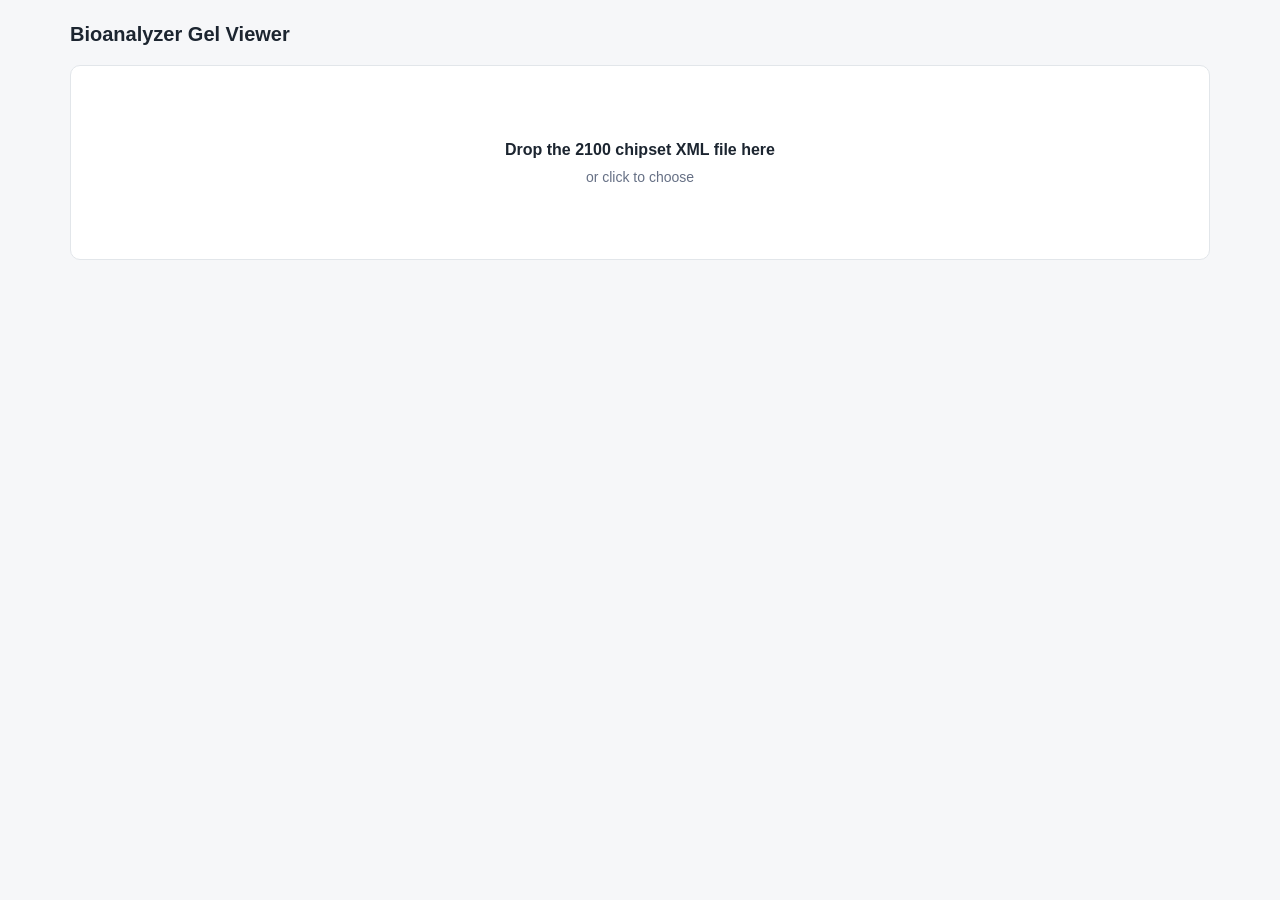
<file: tools/bioanalyzer.html>
<!DOCTYPE html>
<html lang="en">

<head>
  <meta charset="utf-8">
  <meta name="viewport" content="width=device-width, initial-scale=1">
  <title>Bioanalyzer Gel Viewer</title>
  <style>
    :root {
      --bg: #f6f7f9;
      --panel: #ffffff;
      --panel2: #f1f3f6;
      --line: #e2e6ea;
      --txt: #1c2530;
      --muted: #667085;
      --accent: #2563eb;
      --accent2: #d97706;
      --roi: #2563eb;
      --trace: #dc2626;
      --good: #15803d;
      --bad: #dc2626;
    }

    * {
      box-sizing: border-box
    }

    body {
      margin: 0;
      background: var(--bg);
      color: var(--txt);
      font: 14px/1.45 -apple-system, BlinkMacSystemFont, "Segoe UI", Roboto, Helvetica, Arial, sans-serif
    }

    .wrap {
      max-width: 1180px;
      margin: 0 auto;
      padding: 20px
    }

    h1 {
      font-size: 20px;
      margin: 0 0 16px
    }

    .panel {
      background: var(--panel);
      border: 1px solid var(--line);
      border-radius: 10px;
      padding: 16px 18px;
      margin-bottom: 18px
    }

    #file {
      display: none
    }

    /* big initial dropzone */
    #drop {
      cursor: pointer;
      transition: .15s
    }

    #drop.hover {
      outline: 2px dashed var(--accent);
      outline-offset: 6px
    }

    .empty {
      padding: 56px 20px;
      text-align: center;
      color: var(--muted)
    }

    .empty strong {
      color: var(--txt);
      font-size: 16px
    }

    /* toolbar after load */
    .tools {
      display: flex;
      align-items: center;
      justify-content: flex-end;
      gap: 16px;
      flex-wrap: wrap;
      margin-bottom: 12px
    }

    .tools[hidden] {
      display: none
    }

    .btn {
      display: inline-flex;
      align-items: center;
      gap: 6px;
      background: var(--panel2);
      color: var(--txt);
      border: 1px solid var(--line);
      border-radius: 8px;
      padding: 6px 12px;
      font-size: 13px;
      cursor: pointer
    }

    .btn:hover {
      border-color: var(--accent);
      color: var(--accent)
    }

    .chk {
      display: inline-flex;
      align-items: center;
      gap: 6px;
      font-size: 13px;
      color: var(--muted);
      cursor: pointer
    }

    .stage {
      position: relative;
      width: 100%
    }

    .stage canvas {
      position: absolute;
      left: 0;
      top: 0;
      width: 100%;
      height: 100%
    }

    .stage svg {
      position: relative;
      display: block;
      width: 100%;
      height: auto
    }

    /* gel area + levels slider */
    #gelArea {
      display: flex;
      align-items: stretch;
      gap: 8px
    }

    #gelArea[hidden] {
      display: none
    }

    #gelArea .stage {
      flex: 0 1 auto
    }

    #levelsPanel {
      display: flex;
      flex-direction: column;
      align-items: center;
      width: 30px;
      flex-shrink: 0;
      padding: 48px 0 20px
    }

    #levelsTrack {
      position: relative;
      flex: 1;
      width: 14px;
      border-radius: 3px;
      border: 1px solid var(--line);
      background: linear-gradient(to bottom, #141414, #ffffff)
    }

    .lvl-handle {
      position: absolute;
      left: -6px;
      right: -6px;
      height: 9px;
      background: #fff;
      border: 1.5px solid #444;
      border-radius: 3px;
      cursor: ns-resize;
      box-shadow: 0 1px 3px rgba(0, 0, 0, .3);
      transform: translateY(-50%);
      touch-action: none
    }

    .lvl-handle::after {
      content: '';
      display: block;
      margin: 2px auto 0;
      width: 10px;
      height: 2px;
      background: #999;
      border-radius: 1px
    }

    #levelsReset {
      margin-top: 8px;
      font-size: 11px;
      font-weight: 700;
      padding: 1px 5px;
      border: 1px solid var(--line);
      border-radius: 4px;
      background: #fff;
      color: var(--muted);
      cursor: pointer
    }

    #levelsReset:hover {
      border-color: var(--accent);
      color: var(--accent)
    }

    /* y-scale slider (vertical, right of plot) */
    .pwrap {
      display: flex;
      gap: 8px
    }

    .pwrap #profileSvg {
      flex: 1;
      min-width: 0
    }

    #yPanel {
      position: relative;
      width: 30px;
      flex-shrink: 0
    }

    #yTrack {
      position: absolute;
      left: 8px;
      width: 14px;
      border-radius: 3px;
      border: 1px solid var(--line);
      background: linear-gradient(to bottom, var(--panel2), #c7ccd4)
    }

    #yScaleVal {
      position: absolute;
      left: -6px;
      right: -6px;
      text-align: center;
      font-size: 11px;
      color: var(--muted);
      font-variant-numeric: tabular-nums
    }

    /* hover crosshair + tooltip */
    .hover-line {
      stroke: #475467;
      stroke-width: 1;
      pointer-events: none;
      display: none
    }

    .hover-dot {
      fill: var(--trace);
      stroke: #fff;
      stroke-width: 1.5;
      pointer-events: none;
      display: none
    }

    #hoverTip {
      position: fixed;
      z-index: 10;
      pointer-events: none;
      display: none;
      background: rgba(28, 37, 48, .92);
      color: #fff;
      font-size: 12px;
      line-height: 1.35;
      padding: 4px 8px;
      border-radius: 5px;
      white-space: nowrap;
      font-variant-numeric: tabular-nums
    }

    /* gel overlay */
    .axis-lbl {
      fill: var(--muted);
      font-size: 10px;
      text-anchor: end;
      dominant-baseline: middle
    }

    .grid {
      stroke: rgba(0, 0, 0, .10);
      stroke-width: 1;
      stroke-dasharray: 2 3
    }

    .lane-name {
      fill: var(--txt);
      font-size: 11px;
      font-weight: 600;
      text-anchor: middle
    }

    .lane-conc {
      fill: var(--good);
      font-size: 11px;
      font-weight: 700;
      text-anchor: middle
    }

    .lane-conc.lad {
      fill: var(--accent2)
    }

    .lane-border {
      fill: none;
      stroke: var(--line);
      stroke-width: 1
    }

    .lane-sel {
      fill: none;
      stroke: var(--trace);
      stroke-width: 2
    }

    .lane-hit {
      fill: transparent;
      cursor: pointer
    }

    .roi-rect {
      fill: rgba(37, 99, 235, .16);
      stroke: rgba(37, 99, 235, .5);
      stroke-width: 1
    }

    .roi-mid {
      fill: transparent;
      cursor: move
    }

    .roi-edge {
      stroke: var(--roi);
      stroke-width: 2.5
    }

    .roi-edge-hit {
      stroke: transparent;
      stroke-width: 14;
      cursor: ns-resize
    }

    .tip {
      font-size: 11px;
      font-weight: 600;
      fill: var(--txt);
      paint-order: stroke;
      stroke: #fff;
      stroke-width: 3px;
      stroke-linejoin: round;
      text-anchor: middle;
      pointer-events: none;
      opacity: 0
    }

    /* profile */
    #profilePanel {
      display: none
    }

    .phead {
      display: flex;
      align-items: center;
      justify-content: space-between;
      margin-bottom: 8px
    }

    .phead h2 {
      margin: 0;
      font-size: 14px;
      font-weight: 600;
      color: var(--muted)
    }

    #profileSvg {
      width: 100%;
      height: auto;
      display: block
    }

    .p-axis text {
      fill: var(--muted);
      font-size: 11px
    }

    .p-axis-title {
      fill: var(--muted);
      font-size: 11px
    }

    .p-grid line {
      stroke: var(--line);
      stroke-width: 1
    }

    .p-trace {
      fill: none;
      stroke: var(--trace);
      stroke-width: 1.5
    }

    .p-peak {
      fill: #b91c1c;
      font-size: 10px;
      font-weight: 600;
      text-anchor: middle
    }

    .p-roi-band {
      fill: rgba(37, 99, 235, .12)
    }

    .p-bar {
      stroke: var(--roi);
      stroke-width: 2;
      cursor: ew-resize
    }

    .p-bar-hit {
      stroke: transparent;
      stroke-width: 16;
      cursor: ew-resize
    }
  </style>
</head>

<body>
  <div class="wrap">
    <h1>Bioanalyzer Gel Viewer</h1>

    <div class="panel" id="gelPanel">
      <input type="file" id="file" accept=".xml,text/xml,application/xml">

      <div id="drop">
        <div id="empty" class="empty">
          <div><strong>Drop the 2100 chipset XML file here</strong></div>
          <div style="margin-top:6px">or click to choose</div>
        </div>
      </div>

      <div id="gelTools" class="tools" hidden>
        <button id="exportGel" class="btn">⤓ Export gel</button>
        <label class="chk"><input type="checkbox" id="showRegions" checked> Show regions</label>
      </div>
      <div id="gelArea" hidden>
        <div class="stage" id="gelStage"><canvas id="gelCanvas"></canvas><svg id="gelSvg"></svg></div>
        <div id="levelsPanel">
          <div id="levelsTrack">
            <div class="lvl-handle" id="handleHi" title="Upper bound (saturation)"></div>
            <div class="lvl-handle" id="handleLo" title="Lower bound (background)"></div>
          </div>
          <button id="levelsReset" title="Reset intensity range">A</button>
        </div>
      </div>
    </div>

    <div class="panel" id="profilePanel">
      <div class="phead">
        <h2 id="profileTitle">Profile</h2>
        <button id="exportProfile" class="btn">⤓ Export electropherogram</button>
      </div>
      <div class="pwrap">
        <svg id="profileSvg" viewBox="0 0 1000 280"></svg>
        <div id="yPanel">
          <div id="yTrack"><div class="lvl-handle" id="yHandle" title="Y-axis upper limit (double-click to reset)"></div></div>
          <div id="yScaleVal">×1.0</div>
        </div>
      </div>
    </div>
  </div>

  <div id="hoverTip"></div>

  <script>
    "use strict";

    const LADDER_TICKS = [35, 50, 100, 200, 300, 500, 700, 1000, 2000, 3000, 7000, 10380];
    const clamp = (x, a, b) => Math.max(a, Math.min(b, x));
    const SVGNS = "http://www.w3.org/2000/svg";
    const state = { samples: [], lanes: [], ladder: null, selected: null, showRegions: true, lvlLo: 0, lvlHi: 1, yZoom: 1 };

    /* ============================ XML PARSING ============================ */
    function childText(el, tag) { if (!el) return null; for (const c of el.children) if (c.tagName === tag) return c.textContent; return null; }
    function num(el, tag) { const t = childText(el, tag); return t == null ? null : parseFloat(t); }
    function decodeFloats(b64, n) {
      const bin = atob(b64.trim()), buf = new ArrayBuffer(bin.length), bytes = new Uint8Array(buf);
      for (let i = 0; i < bin.length; i++) bytes[i] = bin.charCodeAt(i);
      const dv = new DataView(buf), out = new Float32Array(n);
      for (let i = 0; i < n && (i * 4 + 4) <= bin.length; i++) out[i] = dv.getFloat32(i * 4, true);
      return out;
    }
    function parseXML(text) {
      const doc = new DOMParser().parseFromString(text, "application/xml");
      if (doc.getElementsByTagName("parsererror").length) throw new Error("Invalid XML file.");
      const sampleEls = [...doc.getElementsByTagName("Sample")].filter(s => s.getAttribute("key") != null
        && s.getElementsByTagName("PeaksMolecular").length);
      const samples = [];
      for (const s of sampleEls) {
        const name = childText(s, "Name") || ("Well " + (childText(s, "WellNumber") || "?"));
        const category = childText(s, "Category") || "";
        const pmol = s.getElementsByTagName("PeaksMolecular")[0];
        const peaks = [];
        for (const p of pmol.getElementsByTagName("PeakMolecular")) {
          const size = num(p, "FragmentSize"), mt = num(p, "MigrationTime"), area = num(p, "Area");
          const obs = (childText(p, "Observations") || "").trim();
          if (size == null || mt == null || area == null || mt <= 0) continue;
          peaks.push({
            size, mt, area, height: num(p, "Height"),
            isLower: /Lower Marker/i.test(obs), isUpper: /Upper Marker/i.test(obs)
          });
        }
        peaks.sort((a, b) => a.mt - b.mt);
        let sig = null;
        for (const sd of s.getElementsByTagName("SignalData")) {
          if (childText(sd, "ChannelID") !== "RedFluorescence") continue;
          const rs = sd.getElementsByTagName("RawSignal")[0]; if (!rs) continue;
          const nv = parseInt(rs.getAttribute("numvalues"), 10); if (!nv) continue;
          sig = { xStep: num(sd, "XStep") || 0.05, v: decodeFloats(rs.textContent, nv) }; break;
        }
        if (!peaks.length || !sig) continue;
        samples.push({
          name, category, peaks, sig,
          isLadder: /ladder/i.test(name) || /ladder/i.test(category),
          upper: peaks.find(p => p.isUpper), lower: peaks.find(p => p.isLower)
        });
      }
      return samples;
    }

    /* ============================ SIGNAL / MODEL ============================ */
    function smooth(v, w) {
      const n = v.length, h = w >> 1, out = new Float64Array(n);
      for (let i = 0; i < n; i++) { let s = 0, c = 0; for (let j = i - h; j <= i + h; j++) { if (j >= 0 && j < n) { s += v[j]; c++; } } out[i] = s / c; } return out;
    }
    function baselineCorrect(v) {
      const n = v.length, W = Math.max(20, Math.round(n * 0.045)), rmin = new Float64Array(n);
      for (let i = 0; i < n; i++) { let m = Infinity; for (let j = Math.max(0, i - W); j <= Math.min(n - 1, i + W); j++)if (v[j] < m) m = v[j]; rmin[i] = m; }
      const base = smooth(rmin, W), out = new Float64Array(n); for (let i = 0; i < n; i++)out[i] = v[i] - base[i]; return out;
    }
    function makeInterp(xs, ys) {
      return x => {
        if (x <= xs[0]) return ys[0]; if (x >= xs[xs.length - 1]) return ys[ys.length - 1];
        let i = 0; while (xs[i + 1] < x) i++; const f = (x - xs[i]) / (xs[i + 1] - xs[i]); return ys[i] + f * (ys[i + 1] - ys[i]);
      };
    }
    const TC = p => p.area / p.mt;

    function buildModel() {
      state.ladder = state.samples.find(s => s.isLadder) || null;
      if (!state.ladder) return { ok: false, msg: "No Ladder sample found." };
      if (!state.ladder.upper) return { ok: false, msg: "Ladder upper marker not found." };
      const lad = state.ladder, pts = lad.peaks.slice().sort((a, b) => a.size - b.size);
      state.ladTCsize = makeInterp(pts.map(p => p.size), pts.map(p => TC(p)));
      state.TC_UMl = TC(lad.upper);
      state.minSize = lad.lower ? lad.lower.size : pts[0].size;
      state.maxSize = lad.upper.size;
      state.logMin = Math.log10(state.minSize); state.logMax = Math.log10(state.maxSize);
      let gmax = 0;
      for (const s of state.samples) {
        const sp = s.peaks.slice().sort((a, b) => a.mt - b.mt);
        const timeToSize = makeInterp(sp.map(p => p.mt), sp.map(p => p.size));
        s.minSize = s.lower ? s.lower.size : sp[0].size;
        s.maxSize = s.upper ? s.upper.size : sp[sp.length - 1].size;
        s.vc = baselineCorrect(s.sig.v);
        s.TC_UMs = s.upper ? TC(s.upper) : null;
        const sa = [], va = []; let last = -Infinity;
        for (let i = 0; i < s.vc.length; i++) {
          const sz = timeToSize(i * s.sig.xStep);
          if (sz <= last) continue; last = sz; sa.push(sz); va.push(s.vc[i]);
        }
        s.sizeArr = sa; s.valArr = va;
        for (const x of va) if (x > gmax) gmax = x;
      }
      state.Imax = gmax || 1;
      state.lanes = [state.ladder, ...state.samples.filter(s => !s.isLadder)];
      return { ok: true, n: state.samples.length };
    }
    function valAtSize(s, size) {
      const a = s.sizeArr; if (!a.length || size < a[0] || size > a[a.length - 1]) return 0;
      let lo = 0, hi = a.length - 1; while (hi - lo > 1) { const m = (lo + hi) >> 1; if (a[m] < size) lo = m; else hi = m; }
      const f = (size - a[lo]) / ((a[hi] - a[lo]) || 1); return s.valArr[lo] + f * (s.valArr[hi] - s.valArr[lo]);
    }
    function peakConc(s, p) {
      if (!s.TC_UMs || !state.TC_UMl) return NaN;
      const lt = state.ladTCsize(p.size); if (!(lt > 0)) return NaN;
      return (TC(p) / s.TC_UMs) * (state.TC_UMl / lt) * 150 / 1000;
    }
    function regionResult(s) {
      const lo = Math.min(s.roi.lo, s.roi.hi), hi = Math.max(s.roi.lo, s.roi.hi);
      const inroi = s.peaks.filter(p => !p.isUpper && !p.isLower && p.size >= lo && p.size <= hi);
      let conc = 0, ok = s.TC_UMs != null;
      for (const p of inroi) { const c = peakConc(s, p); if (Number.isFinite(c)) conc += c; else ok = false; }
      return { lo, hi, n: inroi.length, conc: ok ? conc : NaN };
    }

    /* ============================ GEL ============================ */
    function E(tag, attrs) { const e = document.createElementNS(SVGNS, tag); for (const k in attrs) e.setAttribute(k, attrs[k]); return e; }
    const GEL = { mT: 48, mL: 54, mB: 20, laneW: 62, gap: 12, plotH: 430 };
    function laneX(i) { return GEL.mL + i * (GEL.laneW + GEL.gap); }
    function gelDims() {
      const n = state.lanes.length;
      return { W: GEL.mL + n * (GEL.laneW + GEL.gap) + 8, H: GEL.mT + GEL.plotH + GEL.mB, top: GEL.mT, bot: GEL.mT + GEL.plotH };
    }
    function Ysize(size) {
      const d = gelDims();
      return d.top + (1 - (Math.log10(size) - state.logMin) / (state.logMax - state.logMin)) * (d.bot - d.top);
    }
    function YtoSize(py) {
      const d = gelDims();
      return Math.pow(10, state.logMin + (1 - (py - d.top) / (d.bot - d.top)) * (state.logMax - state.logMin));
    }

    function drawGelBands() {
      const d = gelDims(), cv = document.getElementById('gelCanvas'), dpr = window.devicePixelRatio || 1;
      cv.width = d.W * dpr; cv.height = d.H * dpr;
      const ctx = cv.getContext('2d'); ctx.setTransform(dpr, 0, 0, dpr, 0, 0);
      ctx.fillStyle = '#fff'; ctx.fillRect(0, 0, d.W, d.H);
      const H = Math.round(d.bot - d.top);
      const lo = state.lvlLo, span = Math.max(state.lvlHi - state.lvlLo, 1e-3);
      state.lanes.forEach((s, li) => {
        const x0 = laneX(li);
        if (!s.gelT || s.gelT.length !== H) {
          s.gelT = new Float32Array(H);
          for (let r = 0; r < H; r++)
            s.gelT[r] = Math.min(1, Math.pow(Math.max(0, valAtSize(s, YtoSize(d.top + r + 0.5))) / state.Imax, 0.5));
        }
        for (let r = 0; r < H; r++) {
          const inten = clamp((s.gelT[r] - lo) / span, 0, 1);
          const g = Math.round(255 - inten * 235);
          ctx.fillStyle = `rgb(${g},${g},${g})`; ctx.fillRect(x0, d.top + r, GEL.laneW, 1);
        }
      });
    }
    function renderGel() {
      drawGelBands();
      const d = gelDims(), svg = document.getElementById('gelSvg');
      document.getElementById('gelStage').style.maxWidth = d.W + 'px';   // shrink to fit, never upscale
      svg.setAttribute('viewBox', `0 0 ${d.W} ${d.H}`); svg.setAttribute('preserveAspectRatio', 'xMinYMin meet');
      svg.innerHTML = '';
      for (const p of state.ladder.peaks) {
        const y = Ysize(p.size);
        svg.appendChild(E('line', { class: 'grid', x1: GEL.mL, y1: y, x2: d.W - 8, y2: y }));
        const t = E('text', { class: 'axis-lbl', x: GEL.mL - 8, y: y }); t.textContent = p.size; svg.appendChild(t);
      }
      const yt = E('text', { class: 'axis-lbl', x: GEL.mL - 8, y: d.top - 16 }); yt.textContent = 'bp'; svg.appendChild(yt);
      state.lanes.forEach((s, li) => buildLane(svg, s, li, d));
      state.gelHover = E('line', { class: 'hover-line hover-el' }); svg.appendChild(state.gelHover);
      markSelection();
    }
    function buildLane(svg, s, li, d) {
      const x0 = laneX(li), cx = x0 + GEL.laneW / 2;
      if (!s.roi) s.roi = { lo: clamp(200, state.minSize, state.maxSize), hi: clamp(400, state.minSize, state.maxSize) };
      const nm = E('text', { class: 'lane-name', x: cx, y: 16 }); nm.textContent = s.isLadder ? 'Ladder' : s.name; svg.appendChild(nm);
      if (s.isLadder) { s._conc = () => { }; }
      else {
        const conc = E('text', { class: 'lane-conc', x: cx, y: 32 }); svg.appendChild(conc);
        s._conc = () => { const r = regionResult(s); conc.textContent = Number.isFinite(r.conc) ? r.conc.toFixed(3) + ' ng/µL' : '—'; };
        s._conc();
      }
      svg.appendChild(E('rect', { class: 'lane-border', x: x0, y: d.top, width: GEL.laneW, height: d.bot - d.top }));
      const hit = E('rect', { class: 'lane-hit', x: x0, y: d.top, width: GEL.laneW, height: d.bot - d.top });
      hit.addEventListener('click', () => selectLane(s)); svg.appendChild(hit);

      if (!state.showRegions || s.isLadder) { s._place = () => { }; return; }
      const rect = E('rect', { class: 'roi-rect', x: x0, width: GEL.laneW });
      const mid = E('rect', { class: 'roi-mid', x: x0, width: GEL.laneW });
      const eTop = E('line', { class: 'roi-edge', x1: x0, x2: x0 + GEL.laneW });
      const eBot = E('line', { class: 'roi-edge', x1: x0, x2: x0 + GEL.laneW });
      const hTop = E('line', { class: 'roi-edge-hit', x1: x0, x2: x0 + GEL.laneW });
      const hBot = E('line', { class: 'roi-edge-hit', x1: x0, x2: x0 + GEL.laneW });
      const tip = E('text', { class: 'tip', x: cx });
      [rect, mid, eTop, eBot, hTop, hBot, tip].forEach(el => svg.appendChild(el));
      s._place = () => {
        const yHi = Ysize(s.roi.hi), yLo = Ysize(s.roi.lo), h = Math.max(1, yLo - yHi);
        rect.setAttribute('y', yHi); rect.setAttribute('height', h);
        mid.setAttribute('y', yHi); mid.setAttribute('height', h);
        eTop.setAttribute('y1', yHi); eTop.setAttribute('y2', yHi); hTop.setAttribute('y1', yHi); hTop.setAttribute('y2', yHi);
        eBot.setAttribute('y1', yLo); eBot.setAttribute('y2', yLo); hBot.setAttribute('y1', yLo); hBot.setAttribute('y2', yLo);
      };
      s._place();
      const showTip = (size, y) => { tip.textContent = Math.round(size) + ' bp'; tip.setAttribute('y', clamp(y - 6, d.top + 10, d.bot)); tip.style.opacity = 1; };
      function startDrag(mode) {
        return ev => {
          ev.preventDefault(); ev.stopPropagation(); selectLane(s);
          const tg = ev.currentTarget; try { tg.setPointerCapture(ev.pointerId); } catch (_) { }
          const c2y = cy => { const r = svg.getBoundingClientRect(); return (cy - r.top) / r.height * d.H; };
          const startSize = YtoSize(c2y(ev.clientY)), startLo = s.roi.lo, startHi = s.roi.hi;
          const move = e => {
            const cy = e.touches ? e.touches[0].clientY : e.clientY, sz = YtoSize(c2y(cy));
            if (mode === 'hi') { s.roi.hi = clamp(sz, s.roi.lo * 1.02, state.maxSize); showTip(s.roi.hi, Ysize(s.roi.hi)); }
            else if (mode === 'lo') { s.roi.lo = clamp(sz, state.minSize, s.roi.hi * 0.98); showTip(s.roi.lo, Ysize(s.roi.lo)); }
            else {
              let shift = Math.log10(sz) - Math.log10(startSize); const span = Math.log10(startHi) - Math.log10(startLo);
              let lo = Math.log10(startLo) + shift, hi = Math.log10(startHi) + shift;
              if (lo < state.logMin) { lo = state.logMin; hi = lo + span; } if (hi > state.logMax) { hi = state.logMax; lo = hi - span; }
              s.roi.lo = Math.pow(10, lo); s.roi.hi = Math.pow(10, hi); showTip(s.roi.lo, Ysize(s.roi.lo));
            }
            syncRegion(s);
          };
          const up = () => {
            tip.style.opacity = 0;
            tg.removeEventListener('pointermove', move); tg.removeEventListener('pointerup', up);
            window.removeEventListener('pointermove', move); window.removeEventListener('pointerup', up);
          };
          tg.addEventListener('pointermove', move); tg.addEventListener('pointerup', up);
          window.addEventListener('pointermove', move); window.addEventListener('pointerup', up);
        };
      }
      hTop.addEventListener('pointerdown', startDrag('hi'));
      hBot.addEventListener('pointerdown', startDrag('lo'));
      mid.addEventListener('pointerdown', startDrag('mid'));
    }
    function markSelection() {
      const svg = document.getElementById('gelSvg'), d = gelDims();
      const old = svg.querySelector('.lane-sel'); if (old) old.remove();
      const li = state.lanes.indexOf(state.selected); if (li < 0) return;
      svg.appendChild(E('rect', { class: 'lane-sel', x: laneX(li) - 2, y: d.top - 2, width: GEL.laneW + 4, height: d.bot - d.top + 4 }));
    }

    /* ============================ GEL LEVELS ============================ */
    const lvlTrack = document.getElementById('levelsTrack');
    const handleHi = document.getElementById('handleHi'), handleLo = document.getElementById('handleLo');
    function placeLevelHandles() {
      handleHi.style.top = ((1 - state.lvlHi) * 100) + '%';
      handleLo.style.top = ((1 - state.lvlLo) * 100) + '%';
    }
    function setLevels(lo, hi) {
      state.lvlLo = clamp(lo, 0, 0.99); state.lvlHi = clamp(hi, state.lvlLo + 0.01, 1);
      placeLevelHandles(); drawGelBands();
    }
    function lvlDrag(which) {
      return ev => {
        ev.preventDefault();
        const tg = ev.currentTarget; try { tg.setPointerCapture(ev.pointerId); } catch (_) { }
        const move = e => {
          const r = lvlTrack.getBoundingClientRect();
          const v = clamp(1 - (e.clientY - r.top) / (r.height || 1), 0, 1);
          if (which === 'hi') setLevels(state.lvlLo, Math.max(v, state.lvlLo + 0.01));
          else setLevels(Math.min(v, state.lvlHi - 0.01), state.lvlHi);
        };
        const up = () => { tg.removeEventListener('pointermove', move); tg.removeEventListener('pointerup', up); };
        tg.addEventListener('pointermove', move); tg.addEventListener('pointerup', up);
      };
    }
    handleHi.addEventListener('pointerdown', lvlDrag('hi'));
    handleLo.addEventListener('pointerdown', lvlDrag('lo'));
    document.getElementById('levelsReset').addEventListener('click', () => setLevels(0, 1));
    placeLevelHandles();

    /* ============================ PROFILE ============================ */
    const P = { W: 1000, H: 280, mL: 56, mR: 18, mT: 34, mB: 36 };
    function renderProfile(s) {
      const svg = document.getElementById('profileSvg'); svg.innerHTML = '';
      document.getElementById('profilePanel').style.display = 'block';
      document.getElementById('profileTitle').textContent = (s.isLadder ? 'Ladder' : s.name) + ' — electropherogram';
      const xmin = Math.log10(s.minSize), xmax = Math.log10(s.maxSize), pW = P.W - P.mL - P.mR, pH = P.H - P.mT - P.mB;
      const sx = sz => P.mL + (Math.log10(sz) - xmin) / (xmax - xmin) * pW;
      const x2size = px => Math.pow(10, clamp(xmin + (px - P.mL) / pW * (xmax - xmin), xmin, xmax));
      const pts = []; for (let i = 0; i < s.sizeArr.length; i++) {
        const sz = s.sizeArr[i];
        if (sz >= s.minSize && sz <= s.maxSize) pts.push({ sz, y: s.valArr[i] });
      }
      const vmin = Math.min(0, ...pts.map(p => p.y));
      const vmax = vmin + (Math.max(1, ...pts.map(p => p.y)) - vmin) / state.yZoom;
      const Y = v => P.mT + (1 - (v - vmin) / (vmax - vmin)) * pH;

      const grid = E('g', { class: 'p-grid' }), axis = E('g', { class: 'p-axis' });
      for (const tk of LADDER_TICKS) {
        if (tk < s.minSize || tk > s.maxSize) continue; const x = sx(tk);
        grid.appendChild(E('line', { x1: x, y1: P.mT, x2: x, y2: P.mT + pH }));
        const t = E('text', { x: x, y: P.H - P.mB + 14, 'text-anchor': 'middle' }); t.textContent = tk; axis.appendChild(t);
      }
      for (let k = 0; k <= 4; k++) {
        const val = vmin + (vmax - vmin) * k / 4, y = Y(val);
        grid.appendChild(E('line', { x1: P.mL, y1: y, x2: P.mL + pW, y2: y }));
        const t = E('text', { x: P.mL - 8, y: y + 3, 'text-anchor': 'end' }); t.textContent = (vmax - vmin) < 20 ? val.toFixed(1) : Math.round(val); axis.appendChild(t);
      }
      svg.appendChild(grid);
      const xl = E('text', { x: P.mL + pW / 2, y: P.H - 2, 'text-anchor': 'middle', class: 'p-axis-title' }); xl.textContent = 'Size (bp)'; svg.appendChild(xl);
      const yl = E('text', { x: 14, y: P.mT + pH / 2, 'text-anchor': 'middle', class: 'p-axis-title', transform: `rotate(-90 14 ${P.mT + pH / 2})` }); yl.textContent = 'Fluorescence (FU)'; svg.appendChild(yl);

      let d = ''; for (let i = 0; i < pts.length; i++) d += (i ? 'L' : 'M') + sx(pts[i].sz).toFixed(1) + ' ' + Y(pts[i].y).toFixed(1) + ' ';
      const defs = E('defs', {}), cp = E('clipPath', { id: 'pclip' });
      cp.appendChild(E('rect', { x: P.mL, y: P.mT, width: pW, height: pH })); defs.appendChild(cp); svg.appendChild(defs);
      svg.appendChild(E('path', { class: 'p-trace', d, 'clip-path': 'url(#pclip)' }));
      svg.appendChild(axis);
      state.prof = { sx, x2size, Y, pW, pH };
      state.profHover = E('line', { class: 'hover-line hover-el', y1: P.mT, y2: P.mT + pH });
      state.profDot = E('circle', { class: 'hover-dot hover-el', r: 3, 'clip-path': 'url(#pclip)' });
      svg.appendChild(state.profHover); svg.appendChild(state.profDot);

      const maxH = Math.max(...s.peaks.map(p => p.height || 0), 1);
      for (const p of s.peaks) {
        if (p.isUpper || p.isLower || (p.height || 0) < 0.06 * maxH || p.size < s.minSize || p.size > s.maxSize) continue;
        const x = sx(p.size); let ly = Y(valAtSize(s, p.size)) - 6;
        if (ly < P.mT + 12) ly = P.mT - 5;                 // tall peak: label outside the plot axes
        const t = E('text', { class: 'p-peak', x: x, y: ly }); t.textContent = Math.round(p.size); svg.appendChild(t);
      }

      if (state.showRegions && !s.isLadder) {
        const band = E('rect', { class: 'p-roi-band', y: P.mT, height: pH });
        const bLo = E('line', { class: 'p-bar', y1: P.mT, y2: P.mT + pH }), bHi = E('line', { class: 'p-bar', y1: P.mT, y2: P.mT + pH });
        const hLo = E('line', { class: 'p-bar-hit', y1: P.mT, y2: P.mT + pH }), hHi = E('line', { class: 'p-bar-hit', y1: P.mT, y2: P.mT + pH });
        const tip = E('text', { class: 'tip', y: P.mT + 12 });
        [band, hLo, hHi, bLo, bHi, tip].forEach(el => svg.appendChild(el));
        state.profilePlace = () => {
          const xlo = sx(s.roi.lo), xhi = sx(s.roi.hi);
          bLo.setAttribute('x1', xlo); bLo.setAttribute('x2', xlo); hLo.setAttribute('x1', xlo); hLo.setAttribute('x2', xlo);
          bHi.setAttribute('x1', xhi); bHi.setAttribute('x2', xhi); hHi.setAttribute('x1', xhi); hHi.setAttribute('x2', xhi);
          band.setAttribute('x', Math.min(xlo, xhi)); band.setAttribute('width', Math.abs(xhi - xlo));
        };
        state.profilePlace();
        const showTip = (size, x) => { tip.textContent = Math.round(size) + ' bp'; tip.setAttribute('x', clamp(x, P.mL + 14, P.W - P.mR - 14)); tip.style.opacity = 1; };
        function drag(which) {
          return ev => {
            ev.preventDefault(); ev.stopPropagation();
            const tg = ev.currentTarget; try { tg.setPointerCapture(ev.pointerId); } catch (_) { }
            const c2x = cx => { const r = svg.getBoundingClientRect(); return (cx - r.left) / r.width * P.W; };
            const move = e => {
              const cx = e.touches ? e.touches[0].clientX : e.clientX; let sz = x2size(c2x(cx));
              if (which === 'lo') s.roi.lo = clamp(sz, s.minSize, s.roi.hi * 0.98); else s.roi.hi = clamp(sz, s.roi.lo * 1.02, s.maxSize);
              showTip(which === 'lo' ? s.roi.lo : s.roi.hi, sx(which === 'lo' ? s.roi.lo : s.roi.hi)); syncRegion(s);
            };
            const up = () => {
              tip.style.opacity = 0;
              tg.removeEventListener('pointermove', move); tg.removeEventListener('pointerup', up);
              window.removeEventListener('pointermove', move); window.removeEventListener('pointerup', up);
            };
            tg.addEventListener('pointermove', move); tg.addEventListener('pointerup', up);
            window.addEventListener('pointermove', move); window.addEventListener('pointerup', up);
          };
        }
        hLo.addEventListener('pointerdown', drag('lo')); bLo.addEventListener('pointerdown', drag('lo'));
        hHi.addEventListener('pointerdown', drag('hi')); bHi.addEventListener('pointerdown', drag('hi'));
      } else { state.profilePlace = null; }
    }

    /* ============================ COUPLING ============================ */
    function syncRegion(s) { if (s._place) s._place(); if (s._conc) s._conc(); if (state.selected === s && state.profilePlace) state.profilePlace(); }
    function selectLane(s) { state.selected = s; markSelection(); renderProfile(s); }

    /* ============================ HOVER ============================ */
    const hoverTip = document.getElementById('hoverTip');
    const fmtFU = v => (Math.abs(v) < 10 ? v.toFixed(2) : v.toFixed(1)) + ' FU';
    function showHoverTip(ev, html) {
      hoverTip.innerHTML = html; hoverTip.style.display = 'block';
      const w = hoverTip.offsetWidth, h = hoverTip.offsetHeight;
      let x = ev.clientX + 14, y = ev.clientY + 14;
      if (x + w > window.innerWidth - 4) x = ev.clientX - w - 14;
      if (y + h > window.innerHeight - 4) y = ev.clientY - h - 14;
      hoverTip.style.left = x + 'px'; hoverTip.style.top = y + 'px';
    }
    function hideHover() {
      hoverTip.style.display = 'none';
      [state.gelHover, state.profHover, state.profDot].forEach(el => { if (el) el.style.display = 'none'; });
    }

    const gelSvgEl = document.getElementById('gelSvg');
    gelSvgEl.addEventListener('pointermove', ev => {
      if (!state.lanes.length || !state.gelHover || ev.buttons) { hideHover(); return; }
      const d = gelDims(), r = gelSvgEl.getBoundingClientRect(), k = d.W / r.width;
      const x = (ev.clientX - r.left) * k, y = (ev.clientY - r.top) * k;
      const li = Math.floor((x - GEL.mL) / (GEL.laneW + GEL.gap)), x0 = laneX(li);
      if (li < 0 || li >= state.lanes.length || x > x0 + GEL.laneW || y < d.top || y > d.bot) { hideHover(); return; }
      const s = state.lanes[li], size = YtoSize(y);
      const L = state.gelHover;
      L.setAttribute('x1', x0); L.setAttribute('x2', x0 + GEL.laneW); L.setAttribute('y1', y); L.setAttribute('y2', y);
      L.style.display = 'block';
      showHoverTip(ev, `<b>${s.isLadder ? 'Ladder' : s.name}</b><br>${Math.round(size)} bp<br>${fmtFU(valAtSize(s, size))}`);
    });
    gelSvgEl.addEventListener('pointerleave', hideHover);

    const profSvgEl = document.getElementById('profileSvg');
    profSvgEl.addEventListener('pointermove', ev => {
      const s = state.selected, pr = state.prof;
      if (!s || !pr || ev.buttons) { hideHover(); return; }
      const r = profSvgEl.getBoundingClientRect(), k = P.W / r.width;
      const x = (ev.clientX - r.left) * k, y = (ev.clientY - r.top) * k;
      if (x < P.mL || x > P.mL + pr.pW || y < P.mT || y > P.mT + pr.pH) { hideHover(); return; }
      const size = pr.x2size(x), v = valAtSize(s, size);
      state.profHover.setAttribute('x1', x); state.profHover.setAttribute('x2', x); state.profHover.style.display = 'block';
      state.profDot.setAttribute('cx', x); state.profDot.setAttribute('cy', pr.Y(v)); state.profDot.style.display = 'block';
      showHoverTip(ev, `${Math.round(size)} bp<br>${fmtFU(v)}`);
    });
    profSvgEl.addEventListener('pointerleave', hideHover);

    /* ============================ EXPORT ============================ */
    const EXPORT_CSS = `
text{font-family:-apple-system,Helvetica,Arial,sans-serif}
.axis-lbl{fill:#667085;font-size:10px;text-anchor:end;dominant-baseline:middle}
.grid{stroke:rgba(0,0,0,.10);stroke-width:1;stroke-dasharray:2 3}
.lane-name{fill:#1c2530;font-size:11px;font-weight:600;text-anchor:middle}
.lane-conc{fill:#15803d;font-size:11px;font-weight:700;text-anchor:middle}
.lane-conc.lad{fill:#d97706}
.lane-border{fill:none;stroke:#e2e6ea;stroke-width:1}
.roi-rect{fill:rgba(37,99,235,.16);stroke:rgba(37,99,235,.5);stroke-width:1}
.roi-edge{stroke:#2563eb;stroke-width:2.5}
.p-grid line{stroke:#e2e6ea;stroke-width:1}
.p-axis text{fill:#667085;font-size:11px}.p-axis-title{fill:#667085;font-size:11px}
.p-trace{fill:none;stroke:#dc2626;stroke-width:1.5}
.p-peak{fill:#b91c1c;font-size:10px;font-weight:600;text-anchor:middle}
.p-roi-band{fill:rgba(37,99,235,.12)}.p-bar{stroke:#2563eb;stroke-width:2}`;
    function exportSVG(svg, w, h, bgCanvas, filename) {
      const clone = svg.cloneNode(true);
      clone.querySelectorAll('.lane-hit,.lane-sel,.roi-mid,.roi-edge-hit,.p-bar-hit,.tip,.hover-el').forEach(n => n.remove());
      const st = document.createElementNS(SVGNS, 'style'); st.textContent = EXPORT_CSS; clone.insertBefore(st, clone.firstChild);
      clone.setAttribute('xmlns', SVGNS); clone.setAttribute('width', w); clone.setAttribute('height', h);
      const url = URL.createObjectURL(new Blob([new XMLSerializer().serializeToString(clone)], { type: 'image/svg+xml;charset=utf-8' }));
      const img = new Image();
      img.onload = () => {
        const sc = 2, c = document.createElement('canvas'); c.width = w * sc; c.height = h * sc;
        const ctx = c.getContext('2d'); ctx.scale(sc, sc); ctx.fillStyle = '#fff'; ctx.fillRect(0, 0, w, h);
        if (bgCanvas) ctx.drawImage(bgCanvas, 0, 0, w, h); ctx.drawImage(img, 0, 0, w, h); URL.revokeObjectURL(url);
        const a = document.createElement('a'); a.download = filename; a.href = c.toDataURL('image/png'); a.click();
      };
      img.src = url;
    }

    /* ============================ LOAD / WIRING ============================ */
    function run(text) {
      let samples; try { samples = parseXML(text); } catch (e) { alert(e.message); return; }
      if (!samples.length) { alert("No samples with peaks + signal found."); return; }
      state.samples = samples;
      const m = buildModel(); if (!m.ok) { alert(m.msg); return; }
      document.getElementById('drop').hidden = true;
      document.getElementById('gelTools').hidden = false;
      document.getElementById('gelArea').hidden = false;
      renderGel();
      selectLane(state.lanes.find(s => !s.isLadder) || state.lanes[0]);
    }
    function handleFile(f) {
      if (!f) return;
      state.xmlBase = f.name.replace(/\.xml$/i, ''); const r = new FileReader(); r.onload = () => run(r.result); r.readAsText(f);
    }
    const safe = s => String(s).replace(/[\/\\:*?"<>|]+/g, '_');

    const drop = document.getElementById('drop'), fileInput = document.getElementById('file');
    fileInput.addEventListener('change', e => handleFile(e.target.files[0]));
    drop.addEventListener('click', () => fileInput.click());
    document.getElementById('exportGel').addEventListener('click', () => {
      const d = gelDims();
      exportSVG(document.getElementById('gelSvg'), d.W, d.H, document.getElementById('gelCanvas'), `${safe(state.xmlBase)}_Gel.png`);
    });
    document.getElementById('exportProfile').addEventListener('click', () => {
      if (state.selected)
        exportSVG(document.getElementById('profileSvg'), P.W, P.H, null, `${safe(state.xmlBase)}_${safe(state.selected.name)}.png`);
    });
    // vertical y-zoom slider: aligned to plot area; handle at top = 1x, bottom = 100x
    const yTrack = document.getElementById('yTrack'), yHandle = document.getElementById('yHandle'), yScaleVal = document.getElementById('yScaleVal');
    yTrack.style.top = (P.mT / P.H * 100) + '%';
    yTrack.style.height = ((P.H - P.mT - P.mB) / P.H * 100) + '%';
    yScaleVal.style.top = ((P.H - P.mB) / P.H * 100) + '%';
    yScaleVal.style.marginTop = '6px';
    function setYZoom(f) {   // f: 0 (top, 1x) to 1 (bottom, 100x)
      state.yFrac = clamp(f, 0, 1); state.yZoom = Math.pow(10, state.yFrac * 2);
      yHandle.style.top = (state.yFrac * 100) + '%';
      yScaleVal.textContent = '×' + (state.yZoom < 10 ? state.yZoom.toFixed(1) : Math.round(state.yZoom));
      if (state.selected) renderProfile(state.selected);
    }
    yHandle.addEventListener('pointerdown', ev => {
      ev.preventDefault();
      const tg = ev.currentTarget; try { tg.setPointerCapture(ev.pointerId); } catch (_) { }
      const move = e => { const r = yTrack.getBoundingClientRect(); setYZoom((e.clientY - r.top) / (r.height || 1)); };
      const up = () => { tg.removeEventListener('pointermove', move); tg.removeEventListener('pointerup', up); };
      tg.addEventListener('pointermove', move); tg.addEventListener('pointerup', up);
    });
    yHandle.addEventListener('dblclick', () => setYZoom(0));
    setYZoom(0);
    document.getElementById('showRegions').addEventListener('change', e => {
      state.showRegions = e.target.checked;
      renderGel(); if (state.selected) renderProfile(state.selected);
    });
    ['dragenter', 'dragover'].forEach(ev => document.body.addEventListener(ev, e => { e.preventDefault(); drop.classList.add('hover'); }));
    ['dragleave', 'drop'].forEach(ev => document.body.addEventListener(ev, e => { e.preventDefault(); drop.classList.remove('hover'); }));
    document.body.addEventListener('drop', e => handleFile(e.dataTransfer.files[0]));

    function sendHeight() {
      const height = document.documentElement.scrollHeight || document.body.scrollHeight;
      window.parent.postMessage({ type: 'resize-iframe', height: height }, '*');
    }

    // 1. Send height when the page initially loads
    window.addEventListener('load', sendHeight);

    // 2. Create an observer that watches for ANY changes to the HTML structure
    // (like an image being inserted or elements expanding)
    const observer = new MutationObserver(sendHeight);
    observer.observe(document.body, { attributes: true, childList: true, subtree: true });

    // 3. Fallback: Also trigger it explicitly when images load, just in case
    document.addEventListener('load', function (e) {
      if (e.target.tagName === 'XML') {
        sendHeight();
      }
    }, true);
  </script>
</body>

</html>
</file>
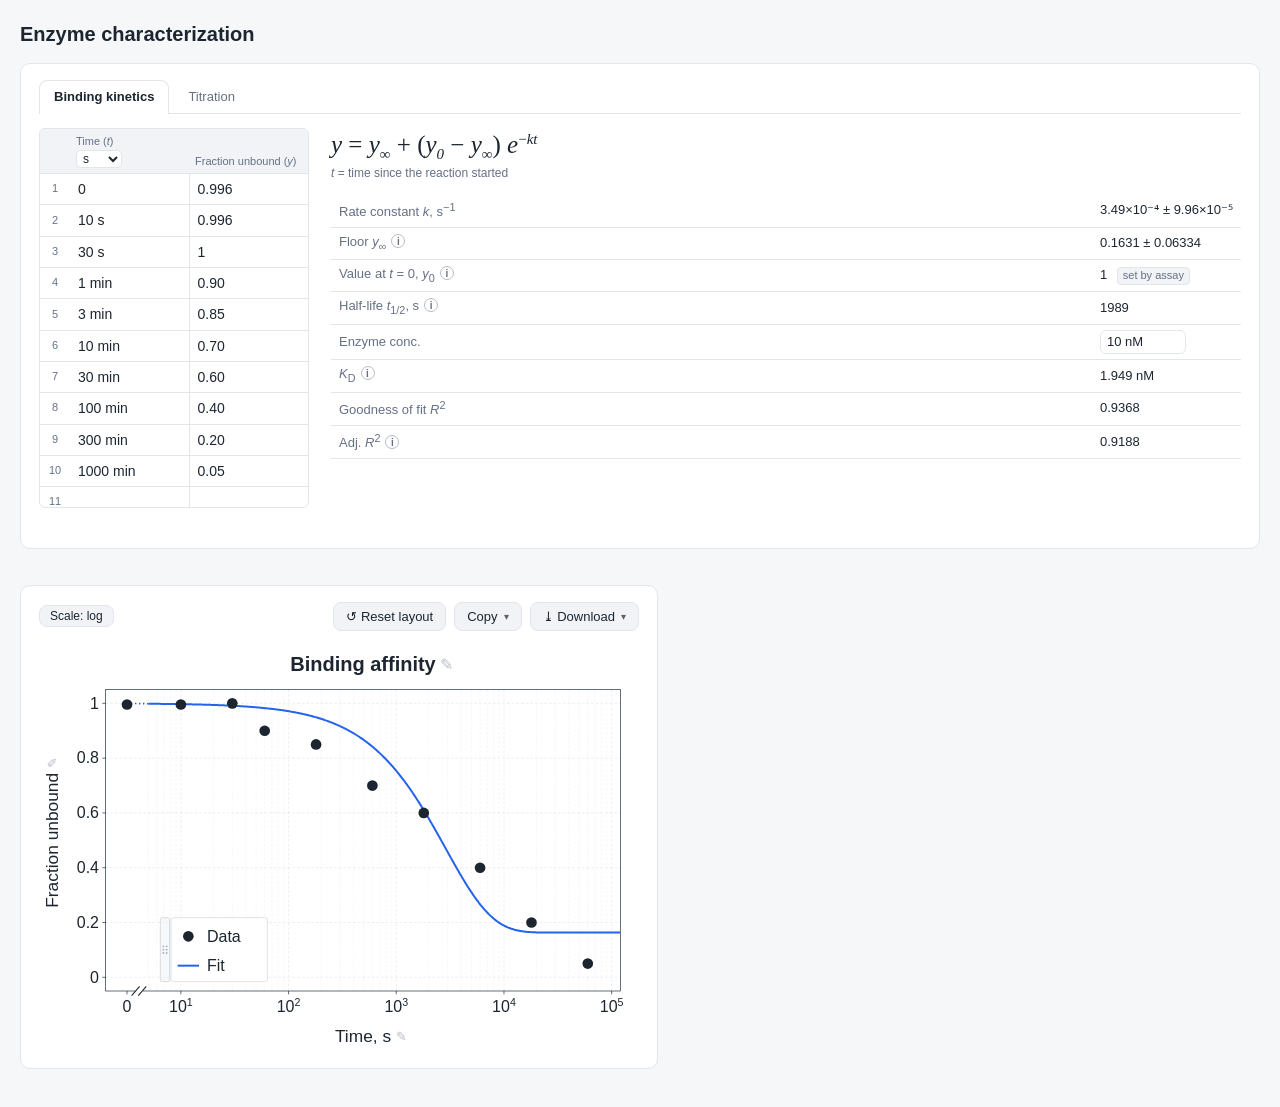
<file: tools/enzyme_characterization.html>
<!DOCTYPE html>
<html lang='en'>

<head>
  <meta charset='utf-8'>
  <meta name='viewport' content='width=device-width, initial-scale=1'>
  <title>Enzyme characterization</title>
  <style>
    :root {
      --bg: #f6f7f9;
      --panel: #ffffff;
      --panel2: #f1f3f6;
      --line: #e2e6ea;
      --txt: #1c2530;
      --muted: #667085;
      --accent: #2563eb;
      --bad: #dc2626;
      --chrome: 168px;   /* page margins, heading and plot toolbar above the figure */
      --plot-max: 600px;
      --ok: #15803d;
    }

    * {
      box-sizing: border-box
    }

    body {
      margin: 0;
      background: var(--bg);
      color: var(--txt);
      font: 14px/1.45 -apple-system, BlinkMacSystemFont, 'Segoe UI', Roboto, Helvetica, Arial, sans-serif
    }

    .wrap {
      max-width: 1320px;
      margin: 0 auto;
      padding: 20px
    }

    /* inputs beside the plot once there is room for both, stacked below that */
    .cols {
      display: grid;
      gap: 18px;
      grid-template-columns: minmax(0, 1fr)
    }

    /* the figure has a readable size of its own; it should not stretch to fill the window */
    .plotwrap {
      max-width: var(--plot-max);
      margin: 0 auto
    }

    .cols > .panel:last-child {
      max-width: calc(var(--plot-max) + 38px)
    }

    @media (min-width: 1340px) {
      .cols {
        grid-template-columns: minmax(420px, 1fr) calc(var(--plot-max) + 38px);
        align-items: start
      }

      .cols > .panel {
        margin-bottom: 0
      }

      /* on a short window, shrink further so the whole figure still fits the viewport height */
      .plotwrap {
        max-width: min(var(--plot-max), calc((100vh - var(--chrome)) * 900 / 620))
      }
    }

    h1 {
      font-size: 20px;
      margin: 0 0 14px
    }

    .panel {
      background: var(--panel);
      border: 1px solid var(--line);
      border-radius: 10px;
      padding: 16px 18px;
      margin-bottom: 18px
    }

    .inputs {
      display: grid;
      grid-template-columns: var(--grid-col, clamp(250px, 52%, 390px)) minmax(0, 1fr);
      gap: 22px
    }

    /* two data columns need far less room than four, and the parameter table wants the rest */
    .inputs.time {
      --grid-col: clamp(205px, 36%, 270px)
    }

    .inputs.conc {
      --grid-col: clamp(262px, 48%, 360px)
    }

    @media (max-width: 520px) {
      .inputs {
        grid-template-columns: 1fr
      }
    }

    /* tabs */
    .tabs {
      display: flex;
      gap: 4px;
      margin-bottom: 14px;
      border-bottom: 1px solid var(--line)
    }

    .tab {
      border: 1px solid transparent;
      border-bottom: none;
      background: none;
      color: var(--muted);
      font: inherit;
      font-size: 13px;
      padding: 7px 14px;
      border-radius: 8px 8px 0 0;
      cursor: pointer;
      margin-bottom: -1px
    }

    .tab:hover {
      color: var(--accent)
    }

    .tab.on {
      background: var(--panel);
      border-color: var(--line);
      border-bottom-color: var(--panel);
      color: var(--txt);
      font-weight: 600
    }

    /* data grid */
    .grid-wrap {
      max-height: 300px;
      overflow-y: auto;
      border: 1px solid var(--line);
      border-radius: 6px
    }

    #dataGrid {
      width: 100%;
      border-collapse: collapse;
      table-layout: fixed
    }

    #dataGrid th {
      position: sticky;
      top: 0;
      background: var(--panel2);
      font-size: 11px;
      color: var(--muted);
      font-weight: 500;
      padding: 5px 6px;
      text-align: left;
      white-space: normal;
      line-height: 1.3;
      vertical-align: bottom;
      z-index: 1
    }

    #dataGrid th.ix {
      width: 30px
    }

    #dataGrid td {
      padding: 0;
      border-bottom: 1px solid var(--line)
    }

    #dataGrid td.idx {
      width: 30px;
      text-align: center;
      color: var(--muted);
      font-size: 11px;
      cursor: e-resize;
      user-select: none
    }

    #dataGrid input {
      width: 100%;
      border: none;
      padding: 5px 8px;
      font: inherit;
      font-size: 14px;
      background: transparent;
      color: var(--txt);
      font-variant-numeric: tabular-nums
    }

    #dataGrid input:focus {
      outline: 2px solid rgba(37, 99, 235, .4);
      outline-offset: -2px;
      background: #f8faff
    }

    #dataGrid input.bad {
      background: #fef2f2;
      color: var(--bad)
    }

    #dataGrid td.div {
      border-right: 1px solid var(--line)
    }

    #dataGrid td.sel {
      background: rgba(37, 99, 235, .13)
    }

    #dataGrid th[data-c] {
      cursor: s-resize;
      user-select: none
    }

    #dataGrid th br + select {
      margin-top: 2px
    }

    #dataGrid th select {
      border: 1px solid var(--line);
      font-size: 11px;
      border-radius: 5px;
      background: var(--panel);
      color: var(--txt);
      font: inherit;
      font-size: 12px;
      padding: 0 2px;
      cursor: pointer
    }

    #dataGrid th select:focus {
      outline: none;
      border-color: var(--accent)
    }

    .grid-wrap:focus {
      outline: none
    }

    .grid-wrap.dragging,
    .grid-wrap.dragging input {
      user-select: none
    }

    .grid-wrap.dragging input::selection {
      background: transparent
    }

    /* formula */
    .formula {
      font: italic 25px/1.2 'Cambria Math', Cambria, 'Times New Roman', serif;
      margin: 2px 0 4px;
      color: var(--txt)
    }

    .formula .n {
      font-style: normal
    }

    .formula sup,
    .formula sub {
      font-size: 60%
    }

    .general {
      font-size: 12px;
      color: var(--muted);
      margin-bottom: 12px
    }

    .general i {
      font-family: 'Cambria Math', Cambria, 'Times New Roman', serif
    }

    .opts {
      font-size: 12px;
      color: var(--muted);
      margin: -2px 0 12px
    }

    .opts:empty {
      display: none
    }

    .opts label.chk {
      display: flex;
      align-items: center;
      gap: 5px;
      cursor: pointer
    }

    .opts label.chk input {
      margin: 0;
      padding: 0
    }

    .setby {
      display: inline-block;
      margin-left: 6px;
      font-size: 11px;
      color: var(--muted);
      background: var(--panel2);
      border: 1px solid var(--line);
      border-radius: 4px;
      padding: 0 5px;
      cursor: help;
      white-space: nowrap
    }

    .atbound {
      display: inline-block;
      margin-left: 6px;
      font-size: 11px;
      color: #92400e;
      background: #fffbeb;
      border: 1px solid #fde68a;
      border-radius: 4px;
      padding: 0 5px;
      cursor: help;
      white-space: nowrap
    }

    .caveats {
      font-size: 12px;
      color: var(--muted);
      margin-top: 10px
    }

    #err {
      color: var(--bad);
      font-size: 13px;
      min-height: 18px;
      margin-top: 6px
    }

    table {
      border-collapse: collapse;
      font-size: 13px;
      width: 100%
    }

    th,
    td {
      padding: 5px 8px;
      border-bottom: 1px solid var(--line);
      text-align: left;
      font-variant-numeric: tabular-nums
    }

    th {
      color: var(--muted);
      font-weight: 500;
      width: 52%
    }

    #results td {
      white-space: nowrap;
      width: 1%
    }

    #results th {
      width: auto
    }

    #results th label {
      cursor: pointer
    }

    #results input.cell {
      width: 86px;
      border: 1px solid var(--line);
      border-radius: 6px;
      padding: 2px 6px;
      font: inherit;
      font-size: 13px;
      color: var(--txt);
      background: var(--panel);
      font-variant-numeric: tabular-nums
    }

    #results input.cell:focus {
      outline: none;
      border-color: var(--accent)
    }

    #results input.cell.bad {
      border-color: var(--bad);
      background: #fef2f2
    }

    .sw {
      display: inline-block;
      width: 9px;
      height: 9px;
      transform: rotate(45deg);
      margin-right: 8px
    }

    .phead {
      display: flex;
      align-items: center;
      justify-content: flex-end;
      gap: 8px;
      flex-wrap: wrap;
      margin-bottom: 8px
    }

    .phead .left {
      margin-right: auto;
      display: flex;
      gap: 8px;
      align-items: center
    }

    .btn {
      display: inline-flex;
      align-items: center;
      gap: 6px;
      background: var(--panel2);
      color: var(--txt);
      border: 1px solid var(--line);
      border-radius: 8px;
      padding: 6px 12px;
      font-size: 13px;
      cursor: pointer
    }

    .btn.sm {
      padding: 3px 10px;
      font-size: 12px
    }

    .btn:hover {
      border-color: var(--accent);
      color: var(--accent)
    }

    .btn.done {
      border-color: var(--ok);
      color: var(--ok)
    }

    .menu {
      position: relative;
      display: inline-flex
    }

    .menu .car {
      font-size: 10px;
      opacity: .7
    }

    .pop {
      position: absolute;
      top: calc(100% + 4px);
      right: 0;
      z-index: 8;
      display: none;
      min-width: 100%;
      background: var(--panel);
      border: 1px solid var(--line);
      border-radius: 8px;
      box-shadow: 0 6px 18px rgba(16, 24, 40, .12);
      padding: 4px
    }

    .pop.open {
      display: block
    }

    .pop button {
      display: block;
      width: 100%;
      text-align: left;
      border: none;
      background: none;
      font: inherit;
      font-size: 13px;
      color: var(--txt);
      padding: 5px 14px 5px 10px;
      border-radius: 5px;
      cursor: pointer;
      white-space: nowrap
    }

    .pop button:hover {
      background: var(--panel2);
      color: var(--accent)
    }

    /* info bubble on a parameter row */
    .info {
      display: inline-block;
      margin-left: 5px;
      width: 14px;
      height: 14px;
      line-height: 13px;
      text-align: center;
      font-size: 10px;
      font-style: normal;
      font-weight: 700;
      color: var(--muted);
      border: 1px solid #b6bcc6;
      border-radius: 50%;
      cursor: help;
      position: relative;
      vertical-align: 1px
    }

    .info:hover {
      color: var(--accent);
      border-color: var(--accent)
    }

    .info::after {
      content: attr(data-tip);
      position: absolute;
      left: 0;
      top: calc(100% + 7px);
      width: 300px;
      white-space: normal;
      text-align: left;
      font-weight: 400;
      font-size: 12px;
      line-height: 1.4;
      color: #fff;
      background: rgba(28, 37, 48, .95);
      padding: 7px 9px;
      border-radius: 6px;
      opacity: 0;
      pointer-events: none;
      transition: opacity .12s;
      z-index: 9
    }

    .info:hover::after {
      opacity: 1
    }

    /* plot */
    .plotwrap {
      position: relative
    }

    #plot {
      width: 100%;
      height: auto;
      display: block
    }

    #plot text {
      font-family: -apple-system, Helvetica, Arial, sans-serif
    }

    #titleInput {
      position: absolute;
      border: none;
      outline: none;
      background: transparent;
      box-shadow: none;
      text-align: center;
      font-weight: 600;
      color: var(--txt);
      padding: 0;
      margin: 0;
      font-family: -apple-system, Helvetica, Arial, sans-serif;
      -webkit-appearance: none;
      appearance: none;
      cursor: text;
      transition: color .12s
    }

    #titleInput::placeholder {
      color: #c0c5cc
    }

    #titleInput:hover:not(:focus) {
      color: var(--accent)
    }

    #titlePen {
      position: absolute;
      pointer-events: none;
      color: var(--muted);
      opacity: .45;
      transition: opacity .12s, color .12s;
      line-height: 1
    }

    .plotwrap:has(#titleInput:hover) #titlePen {
      opacity: 1;
      color: var(--accent)
    }

    .plotwrap:has(#titleInput:focus) #titlePen {
      opacity: 0
    }

    .lbl {
      cursor: move
    }

    .pen {
      pointer-events: none
    }

    .pen text {
      fill: #667085;
      opacity: .45;
      transition: opacity .12s, fill .12s
    }

    .lbl .pen text {
      opacity: 0
    }

    .lbl:hover .pen text {
      opacity: .55
    }

    #plot [data-edit-target] {
      transition: fill .12s
    }

    #plot [data-edit-target]:hover {
      fill: var(--accent)
    }

    [data-edit-target].clickable {
      cursor: text
    }

    .svg-edit {
      position: absolute;
      z-index: 5;
      border: none;
      outline: none;
      box-shadow: none;
      background: transparent;
      color: transparent;
      caret-color: var(--txt);
      padding: 0;
      margin: 0;
      -webkit-appearance: none;
      appearance: none;
      font-family: -apple-system, Helvetica, Arial, sans-serif
    }

    .svg-edit::selection {
      color: transparent;
      background: rgba(37, 99, 235, .25)
    }

    .lbl .grip {
      opacity: .55;
      transition: opacity .12s
    }

    .lbl:hover .grip {
      opacity: 1
    }

    .lbl .close {
      opacity: 0;
      cursor: pointer;
      transition: opacity .12s
    }

    .lbl:hover .close {
      opacity: 1
    }

    #hoverTip {
      position: fixed;
      z-index: 10;
      pointer-events: none;
      display: none;
      background: rgba(28, 37, 48, .92);
      color: #fff;
      font-size: 12px;
      line-height: 1.35;
      padding: 4px 8px;
      border-radius: 5px;
      white-space: nowrap;
      font-variant-numeric: tabular-nums
    }
  </style>
</head>

<body>
  <div class='wrap'>
    <h1>Enzyme characterization</h1>
    <div class='cols'>

    <div class='panel'>
      <div class='tabs'>
        <button class='tab on' id='tabTime' data-mode='time'>Binding kinetics</button>
        <button class='tab' id='tabConc' data-mode='conc'>Titration</button>
      </div>
      <div class='inputs'>
        <div>
          <div class='grid-wrap' tabindex='-1'>
            <table id='dataGrid'>
              <thead></thead>
              <tbody></tbody>
            </table>
          </div>
          <div id='err'></div>
        </div>
        <div>
          <div class='formula' id='formula'></div>
          <div class='opts' id='opts'></div>
          <table id='results'></table>
          <div class='caveats' id='caveats'></div>
        </div>
      </div>
    </div>

    <div class='panel'>
      <div class='phead'>
        <div class='left'>
          <button class='btn sm' id='scaleBtn' title='Toggle x-axis scale'>Scale: log</button>
        </div>
        <button class='btn' id='resetLayout' title='Restore hidden and moved labels and legend'>&#8634; Reset layout</button>
        <div class='menu'>
          <button class='btn' id='copyBtn' aria-haspopup='true'>Copy <span class='car'>&#9662;</span></button>
          <div class='pop' id='copyPop'><button data-act='copy' data-fmt='svg'>SVG</button><button data-act='copy' data-fmt='png'>PNG</button></div>
        </div>
        <div class='menu'>
          <button class='btn' id='dlBtn' aria-haspopup='true'>&#10515; Download <span class='car'>&#9662;</span></button>
          <div class='pop' id='dlPop'><button data-act='dl' data-fmt='svg'>SVG</button><button data-act='dl' data-fmt='png'>PNG</button></div>
        </div>
      </div>
      <div class='plotwrap'>
        <svg id='plot' xmlns='http://www.w3.org/2000/svg' viewBox='0 0 900 620'></svg>
        <input type='text' id='titleInput' value='' placeholder='Click to add a title' spellcheck='false' title='Click to edit the title'>
        <span id='titlePen'>&#9998;</span>
      </div>
    </div>

    </div>
  </div>
  <div id='hoverTip'></div>
  <script>
    'use strict';
    const SVGNS = 'http://www.w3.org/2000/svg';
    const $ = id => document.getElementById(id);
    const P = { W: 900, H: 620, mL: 100, mR: 28, mT: 76, mB: 92 };
    const C = { data: '#1c2530', fit: '#2563eb', eq: '#4682b4', elb: '#fa8072', h50: '#8fbc8f' };
    const ELB = 1 / (3 + Math.sqrt(3));   // |y''| maximum against S:E, i.e. substrate per enzyme
    const titleInput = $('titleInput');
    let fitState = null, mode = 'time';

    /* ---- embedding options, read once: ?tab=binding|titration locks to one tab and hides the
       tab bar, &title=none drops the heading, &names=rnp|generic picks the wording. A locked
       titration defaults to the concrete RNP / DNA wording, since that is how it is embedded. ---- */
    const PARAMS = new URLSearchParams([location.search.slice(1), location.hash.slice(1)].filter(Boolean).join('&'));
    const LOCK = {
      binding: 'time', kinetics: 'time', time: 'time', 'binding-kinetics': 'time',
      titration: 'conc', conc: 'conc', activity: 'conc'
    }[(PARAMS.get('tab') || '').toLowerCase().trim()];
    const VOCAB = {   // e / s are the short forms used on the axis and in the narrow table rows
      generic: { E: 'Enzyme', S: 'Substrate', e: 'E', s: 'S', y: 'Fraction converted', conv: 'conversion' },
      rnp: { E: 'RNP', S: 'DNA', e: 'RNP', s: 'DNA', y: 'Cleavage efficiency', conv: 'cleavage' }
    };
    const V = VOCAB[(PARAMS.get('names') || (LOCK ? 'rnp' : 'generic')).toLowerCase().trim()] || VOCAB.generic;
    V.ratio = `${V.e}:${V.s}`;
    V.Conv = V.conv[0].toUpperCase() + V.conv.slice(1);

    /* ======================= UNIFIED MODEL =======================
       y = y_inf + (y_0 - y_inf) exp(-k v)        p = [k, y_inf], y_0 clamped per assay
         time assay: v = t (s),            y_0 = first point (or 1 when normalized), y_inf = f
         titration:  v = [E]/[S],          y_0 = 0,                                  y_inf = plateau
    */
    let Y0 = 1;
    /* p = [log k, y_inf]: fitting log k keeps the rate positive and well scaled across decades */
    const model = (v, p) => p[1] + (Y0 - p[1]) * Math.exp(-Math.exp(p[0]) * v);

    /* ======================= LINEAR ALGEBRA ======================= */
    function solve(A, b) {
      const n = b.length, M = A.map((r, i) => r.concat([b[i]]));
      for (let i = 0; i < n; i++) {
        let piv = i;
        for (let r = i + 1; r < n; r++) if (Math.abs(M[r][i]) > Math.abs(M[piv][i])) piv = r;
        if (!Number.isFinite(M[piv][i]) || Math.abs(M[piv][i]) < 1e-300) return null;
        [M[i], M[piv]] = [M[piv], M[i]];
        for (let r = 0; r < n; r++) {
          if (r === i) continue;
          const f = M[r][i] / M[i][i];
          for (let c = i; c <= n; c++) M[r][c] -= f * M[i][c];
        }
      }
      return M.map((r, i) => r[n] / r[i]);
    }
    function inv(A) {
      const n = A.length, cols = [];
      for (let j = 0; j < n; j++) {
        const e = new Array(n).fill(0); e[j] = 1;
        const c = solve(A.map(r => r.slice()), e);
        if (!c) return null;
        cols.push(c);
      }
      return A.map((_, i) => cols.map(c => c[i]));
    }

    /* ======================= LEVENBERG-MARQUARDT =======================
       Weighted least squares with box bounds, applied by projecting each step back
       into the box. Weights are 1/sigma when the uncertainty column is filled. */
    function lmFit(p0, pts, lo, hi) {
      const n = pts.length, m = p0.length;
      const clamp = p => p.map((v, i) => Math.min(Math.max(v, lo[i]), hi[i]));
      const ssr = p => {
        let s = 0;
        for (const q of pts) {
          const r = q.y - model(q.v, p);
          if (!Number.isFinite(r)) return Infinity;
          s += r * r;
        }
        return s;
      };
      let p = clamp(p0.slice()), cur = ssr(p), lam = 1e-3;
      if (!Number.isFinite(cur)) return null;
      const jac = p => {
        const JtJ = Array.from({ length: m }, () => new Array(m).fill(0)), Jtr = new Array(m).fill(0);
        for (const q of pts) {
          const base = model(q.v, p), r = q.y - base, row = new Array(m);
          for (let j = 0; j < m; j++) {
            const h = Math.max(1e-9, Math.abs(p[j]) * 1e-6), pp = p.slice();
            pp[j] += h;
            row[j] = (model(q.v, pp) - base) / h;
          }
          for (let i = 0; i < m; i++) {
            Jtr[i] += row[i] * r;
            for (let j = 0; j < m; j++) JtJ[i][j] += row[i] * row[j];
          }
        }
        return { JtJ, Jtr };
      };
      for (let it = 0; it < 400; it++) {
        const { JtJ, Jtr } = jac(p);
        // active set: a parameter resting on a bound whose step would push it further out is
        // held fixed and dropped from the system, so the others still move freely
        const free = [];
        for (let i = 0; i < m; i++) {
          const atLo = p[i] <= lo[i] + 1e-12 && Jtr[i] < 0;
          const atHi = p[i] >= hi[i] - 1e-12 && Jtr[i] > 0;
          if (!atLo && !atHi) free.push(i);
        }
        if (!free.length) break;
        const A = free.map(i => free.map((j) => JtJ[i][j] * (i === j ? 1 + lam : 1) + (i === j ? 1e-14 : 0)));
        const df = solve(A, free.map(i => Jtr[i]));
        if (!df) break;
        const d = new Array(m).fill(0);
        free.forEach((i, fi) => { d[i] = df[fi]; });
        const np = clamp(p.map((v, i) => v + d[i])), ns = ssr(np);
        if (Number.isFinite(ns) && ns < cur) {
          const done = Math.abs(cur - ns) <= 1e-14 * Math.max(1, cur);
          p = np; cur = ns; lam = Math.max(lam / 10, 1e-12);
          if (done) break;
        } else { lam *= 10; if (lam > 1e13) break; }
      }
      const { JtJ } = jac(p), Ci = inv(JtJ);
      const s2 = n > m ? cur / (n - m) : NaN;
      const se = Ci ? Ci.map((r, i) => Math.sqrt(Math.max(r[i], 0) * s2)) : p.map(() => NaN);
      const mean = pts.reduce((a, q) => a + q.y, 0) / n;
      const sst = pts.reduce((a, q) => a + (q.y - mean) ** 2, 0);
      const r2 = sst > 0 ? 1 - cur / sst : NaN;
      const r2adj = n - m - 1 > 0 ? 1 - (1 - r2) * (n - 1) / (n - m - 1) : NaN;
      const kBound = p[0] <= lo[0] + 1e-9 ? 'lower' : p[0] >= hi[0] - 1e-9 ? 'upper' : null;
      return { p, se, r2, r2adj, ssr: cur, kBound };
    }

    const K_MIN_PER_MIN = 1e-8, K_MAX_PER_MIN = 1e1;   // time assay: k bounds in min^-1

    function doFit(pts) {
      const vs = pts.map(q => q.v).filter(v => v > 0), ys = pts.map(q => q.y);
      const vmax = vs.length ? Math.max(...vs) : 1, vmin = vs.length ? Math.min(...vs) : 1;
      const ymin = Math.min(...ys), ymax = Math.max(...ys), span = (ymax - ymin) || 1;
      // time: k is per second internally, so the per-minute bounds are divided by 60.
      // concentration: v is a bare ratio, so the bounds follow the decades the data can resolve.
      const kLo = mode === 'time' ? K_MIN_PER_MIN / 60 : 1e-4 / vmax;
      const kHi = mode === 'time' ? K_MAX_PER_MIN / 60 : 1e4 / vmin;
      const lo = [Math.log(kLo), ymin - 0.25 * span];
      const hi = [Math.log(kHi), ymax + 0.25 * span];
      const yInf0 = Math.min(Math.max(ys[ys.length - 1], lo[1]), hi[1]);
      let best = null;
      for (let u = lo[0]; u <= hi[0] + 1e-9; u += (hi[0] - lo[0]) / 12) {
        const r = lmFit([u, yInf0], pts, lo, hi);
        if (r && Number.isFinite(r.ssr) && (!best || r.ssr < best.ssr - 1e-12)) best = r;
      }
      if (best) { best.lo = lo; best.hi = hi; }
      return best;
    }

    /* ======================= PROFILE LIKELIHOOD =======================
       When k rests on a bound its standard error is meaningless. Scan k, refit y_inf at
       each value, and report the range of k the data cannot distinguish from the best fit. */
    const T975 = [, 12.706, 4.303, 3.182, 2.776, 2.571, 2.447, 2.365, 2.306, 2.262, 2.228,
      2.201, 2.179, 2.160, 2.145, 2.131, 2.120, 2.110, 2.101, 2.093, 2.086,
      2.080, 2.074, 2.069, 2.064, 2.060, 2.056, 2.052, 2.048, 2.045, 2.042];
    const tCrit = d => d < 1 ? NaN : (d <= 30 ? T975[d] : 1.96 + 2.4 / d);

    function profileK(pts, lo, hi) {
      const n = pts.length, m = 2, d = n - m;
      if (d < 1) return null;
      // at fixed k the model is linear in y_inf, so the inner fit is closed form
      const ssrAt = u => {
        const k = Math.exp(u);
        let sbb = 0, sby = 0;
        for (const q of pts) {
          const E = Math.exp(-k * q.v), B = 1 - E;
          sbb += B * B; sby += B * (q.y - Y0 * E);
        }
        let yInf = sbb > 0 ? sby / sbb : Y0;
        yInf = Math.min(Math.max(yInf, lo[1]), hi[1]);
        let ss = 0;
        for (const q of pts) { const E = Math.exp(-k * q.v); const r = q.y - (Y0 * E + yInf * (1 - E)); ss += r * r; }
        return ss;
      };
      const N = 400, us = [], ss = [];
      for (let i = 0; i <= N; i++) { const u = lo[0] + (hi[0] - lo[0]) * i / N; us.push(u); ss.push(ssrAt(u)); }
      let iBest = 0;
      for (let i = 1; i <= N; i++) if (ss[i] < ss[iBest]) iBest = i;
      const thr = ss[iBest] * (1 + tCrit(d) ** 2 / d);
      const cross = (i0, step) => {   // walk out from the optimum to the threshold
        let i = i0;
        while (i + step >= 0 && i + step <= N && ss[i + step] <= thr) i += step;
        if (i + step < 0 || i + step > N) return null;   // still inside at the grid edge
        let a = us[i], b = us[i + step];                 // bisect the crossing
        for (let it = 0; it < 40; it++) { const c = (a + b) / 2; if (ssrAt(c) <= thr) a = c; else b = c; }
        return Math.exp((a + b) / 2);
      };
      return { lower: cross(iBest, -1), upper: cross(iBest, 1), level: 95 };
    }

    /* ======================= UNITS ======================= */
    const toNum = v => { const t = String(v).trim().replace(',', '.'); return t === '' ? NaN : Number(t); };
    const MISSING = /^(|nan|na|n\/a|nd|n\.d\.|null|none|-|\u2013|\u2014|\.|\?)$/i;
    const isMissing = v => MISSING.test(String(v).trim());
    const TIME_S = { s: 1, min: 60, h: 3600, d: 86400 };
    const TIME_ALIAS = {
      s: 's', sec: 's', secs: 's', second: 's', seconds: 's',
      m: 'min', min: 'min', mins: 'min', minute: 'min', minutes: 'min',
      h: 'h', hr: 'h', hrs: 'h', hour: 'h', hours: 'h',
      d: 'd', day: 'd', days: 'd'
    };
    const CONC_NM = { fm: 1e-6, pm: 1e-3, nm: 1, um: 1e3, mm: 1e6, m: 1e9 };
    const CONC_ALIAS = { fm: 'fm', pm: 'pm', nm: 'nm', um: 'um', 'µm': 'um', mm: 'mm', m: 'm' };

    function splitNum(t) {
      const m = /^(-?\d*\.?\d+(?:e[-+]?\d+)?)\s*([a-zµ]*)$/.exec(t);
      return m ? { val: Number(m[1]), suf: m[2] } : null;
    }
    function parseTime(v) {   // always seconds; the column unit applies to bare numbers only
      const t = String(v).trim().toLowerCase().replace(',', '.');
      if (t === '') return NaN;
      const s = splitNum(t); if (!s) return NaN;
      const u = TIME_ALIAS[(s.suf || $('tUnit').value).toLowerCase()];
      return u ? s.val * TIME_S[u] : NaN;
    }
    function parseConc(v, unitId) {   // always nM; the column unit applies to bare numbers only
      const t = String(v).trim().toLowerCase().replace(',', '.').replace(/\s+/g, '');
      if (t === '') return NaN;
      const s = splitNum(t); if (!s) return NaN;
      const u = CONC_ALIAS[(s.suf || $(unitId).value).toLowerCase()];   // the µM option needs the alias too
      return u ? s.val * CONC_NM[u] : NaN;
    }

    /* ======================= MODE CONFIG ======================= */
    const MODES = {
      time: {
        title: 'Binding affinity',
        cols: [
          { key: 't', kind: 'time', unitId: 'tUnit', width: '52%', div: true, head: `Time (<i>t</i>)<br><select id='tUnit'><option>s</option><option>min</option><option>h</option><option>d</option></select>` },
          { key: 'y', kind: 'num', head: 'Fraction unbound (<i>y</i>)' }
        ],
        rows: [['0', '0.996'], ['10 s', '0.996'], ['30 s', '1'], ['1 min', '0.90'], ['3 min', '0.85'],
          ['10 min', '0.70'], ['30 min', '0.60'], ['100 min', '0.40'], ['300 min', '0.20'], ['1000 min', '0.05']],
        sym: 't',
        xlab: 'Time, s', ylab: 'Fraction unbound',
        scale: 'log'
      },
      conc: {
        title: 'Enzyme activity',
        cols: [
          { key: 'rnp', kind: 'conc', unitId: 'uRnp', width: '34%', div: true, head: `[${V.E}]<br><select id='uRnp'><option>pM</option><option selected>nM</option><option>µM</option></select>` },
          { key: 'dna', kind: 'conc', unitId: 'uDna', width: '38%', div: true, head: `[${V.S}]<br><select id='uDna'><option>pM</option><option selected>nM</option><option>µM</option></select>` },
          { key: 'y', kind: 'num', head: `${V.y} (<i>y</i>)` }
        ],
        rows: [['0.3333', '10', '0.0975'], ['1', '10', '0.0982'], ['3.333', '10', '0.3909'], ['10', '10', '0.9271'],
          ['33.33', '10', '0.9643'], ['100', '10', '0.9641'], ['333.3', '10', '0.9696']],
        sym: 'r',
        xlab: `${V.ratio} ratio`, ylab: V.y,
        scale: 'log'
      }
    };

    /* per-tab state, so switching tabs keeps data and layout */
    const ST = {};
    for (const m in MODES) {
      const cfg = MODES[m];
      ST[m] = {
        rows: cfg.rows.map(r => {
          const o = {}; cfg.cols.forEach((c, i) => o[c.key] = String(r[i] ?? '')); return o;
        }),
        texts: {
          xlab: cfg.xlab, ylab: cfg.ylab, legData: 'Data', legFit: 'Fit',
          eq: 'Equimolar', elb: 'Enzyme activity', h50: `50% ${V.conv}`,
          xlo: `${V.e} < ${V.s}`, xhi: `${V.e} > ${V.s}`
        },
        lblOff: {}, hidden: {}, title: cfg.title, scale: cfg.scale,
        rnpConc: '10 nM'
      };
    }
    const cfg = () => MODES[mode];
    const st = () => ST[mode];
    const cols = () => cfg().cols;
    const blankRow = () => { const o = {}; cols().forEach(c => o[c.key] = ''); return o; };
    const isBlank = r => cols().every(c => !String(r[c.key] ?? '').trim());
    // a row is skipped, not rejected, when a required cell is empty or marked nan / - / na
    const isSkipped = r => cols().some(c => !c.optional && isMissing(r[c.key] ?? ''));
    const colOf = key => cols().find(c => c.key === key);
    function parseCell(col, v) {
      if (col.kind === 'time') return parseTime(v);
      if (col.kind === 'conc') return parseConc(v, col.unitId);
      return toNum(v);
    }

    /* ======================= DATA GRID ======================= */
    const MIN_ROWS = 20, SPARE = 10;
    const rows = () => st().rows;
    function lastFilled() { const r = rows(); for (let i = r.length - 1; i >= 0; i--) if (!isBlank(r[i])) return i; return -1; }
    function wantRows() { return Math.max(MIN_ROWS, lastFilled() + 1 + SPARE); }
    function makeRow(i) {
      const tr = document.createElement('tr');
      let h = `<td class='idx'>${i + 1}</td>`;
      cols().forEach(c => {
        h += `<td class='${c.div ? 'div' : ''}'><input data-r='${i}' data-c='${c.key}' inputmode='decimal'></td>`;
      });
      tr.innerHTML = h;
      cols().forEach(c => { tr.querySelector(`[data-c='${c.key}']`).value = rows()[i][c.key] ?? ''; });
      return tr;
    }
    function ensureRows() {
      const tb = document.querySelector('#dataGrid tbody');
      while (rows().length < wantRows()) { rows().push(blankRow()); tb.appendChild(makeRow(rows().length - 1)); }
    }
    function buildHead() {
      let h = `<tr><th class='ix'></th>`;
      cols().forEach(c => {
        h += `<th data-c='${c.key}' title='Select column'${c.width ? ` style='width:${c.width}'` : ''}>${c.head}</th>`;
      });
      document.querySelector('#dataGrid thead').innerHTML = h + '</tr>';
      document.querySelectorAll('#dataGrid th[data-c]').forEach(th => th.addEventListener('mousedown', headDown));
      document.querySelectorAll('#dataGrid th select').forEach(s => s.addEventListener('change', () => { markBad(); render(); }));
    }
    function fitGridHeight() {
      const wrap = document.querySelector('.grid-wrap'), head = document.querySelector('#dataGrid thead');
      const row = document.querySelector('#dataGrid tbody tr'); if (!row || !row.offsetHeight) return;
      wrap.style.maxHeight = (head.offsetHeight + row.offsetHeight * 10.8) + 'px';
    }
    function buildGrid(focus) {
      while (rows().length < wantRows()) rows().push(blankRow());
      const tb = document.querySelector('#dataGrid tbody'); tb.innerHTML = '';
      rows().forEach((r, i) => tb.appendChild(makeRow(i)));
      markBad(); markSel(); fitGridHeight();
      if (focus) { const el = tb.querySelector(`input[data-r='${focus.r}'][data-c='${focus.c}']`); if (el) { el.focus(); el.select(); } }
    }
    function markBad() {
      document.querySelectorAll('#dataGrid tbody input').forEach(el => {
        const r = rows()[+el.dataset.r], v = el.value.trim(), col = colOf(el.dataset.c);
        if (!r || !col) return;
        const n = parseCell(col, v);
        let bad = !isMissing(v) && !Number.isFinite(n);
        if (Number.isFinite(n) && ((col.kind === 'conc' && n <= 0))) bad = true;
        el.classList.toggle('bad', bad);
      });
    }

    const tbody = document.querySelector('#dataGrid tbody'), gridWrap = document.querySelector('.grid-wrap');
    let sel = null, selDrag = null;
    const nCols = () => cols().length;
    const keyAt = c => cols()[c].key;
    const selBox = () => sel && {
      r0: Math.min(sel.a.r, sel.b.r), r1: Math.max(sel.a.r, sel.b.r),
      c0: Math.min(sel.a.c, sel.b.c), c1: Math.max(sel.a.c, sel.b.c)
    };
    const isMulti = () => { const b = selBox(); return !!b && (b.r1 > b.r0 || b.c1 > b.c0); };
    function markSel() {
      const b = isMulti() ? selBox() : null;
      tbody.querySelectorAll('input').forEach(el => {
        const r = +el.dataset.r, c = cols().findIndex(x => x.key === el.dataset.c);
        el.parentElement.classList.toggle('sel', !!b && r >= b.r0 && r <= b.r1 && c >= b.c0 && c <= b.c1);
      });
    }
    function setSel(a, b) { sel = a ? { a, b: b || a } : null; markSel(); }
    function cellOf(target) {
      const td = target.closest && target.closest('td'); if (!td || !tbody.contains(td)) return null;
      const tr = td.parentElement, r = [...tbody.children].indexOf(tr);
      if (td.classList.contains('idx')) return { r, c: -1 };
      const inp = td.querySelector('input');
      return inp ? { r, c: cols().findIndex(x => x.key === inp.dataset.c) } : null;
    }
    const inputAt = cell => tbody.querySelector(`input[data-r='${cell.r}'][data-c='${keyAt(cell.c)}']`);
    function headDown(e) {
      if (e.target.closest('select')) return;
      e.preventDefault(); gridWrap.focus();
      const c = cols().findIndex(x => x.key === e.currentTarget.dataset.c), last = Math.max(lastFilled(), 0);
      if (e.shiftKey && sel) setSel({ r: 0, c: sel.a.c }, { r: last, c });
      else setSel({ r: 0, c }, { r: last, c });
    }
    tbody.addEventListener('mousedown', e => {
      const cell = cellOf(e.target); if (!cell || e.button !== 0) return;
      if (cell.c === -1) {
        e.preventDefault(); gridWrap.focus();
        const a = e.shiftKey && sel ? { r: sel.a.r, c: 0 } : { r: cell.r, c: 0 };
        setSel(a, { r: cell.r, c: nCols() - 1 }); selDrag = { rows: true, moved: true };
        return;
      }
      const inp = inputAt(cell), editing = document.activeElement === inp;
      if (e.shiftKey && sel) { e.preventDefault(); gridWrap.focus(); setSel(sel.a, cell); selDrag = { rows: false, moved: true }; return; }
      if (!editing) e.preventDefault();
      setSel(cell); selDrag = { rows: false, moved: false, cell, editing };
    });
    window.addEventListener('mousemove', e => {
      if (!selDrag || !sel) return;
      const el = document.elementFromPoint(e.clientX, e.clientY);
      const cell = el && cellOf(el); if (!cell) return;
      const b = selDrag.rows ? { r: cell.r, c: nCols() - 1 } : { r: cell.r, c: Math.max(cell.c, 0) };
      if (b.r === sel.b.r && b.c === sel.b.c) return;
      setSel(sel.a, b);
      if (isMulti() && !selDrag.moved) { selDrag.moved = true; gridWrap.classList.add('dragging'); }
      if (selDrag.moved) {
        const ae = document.activeElement;
        if (ae && ae.tagName === 'INPUT' && gridWrap.contains(ae)) { const n = ae.selectionStart; ae.setSelectionRange(n, n); ae.blur(); }
        if (document.activeElement !== gridWrap) gridWrap.focus();
        window.getSelection().removeAllRanges();
        e.preventDefault();
      }
    });
    window.addEventListener('mouseup', () => {
      if (selDrag && !selDrag.moved && !selDrag.rows && !selDrag.editing) {
        const inp = inputAt(selDrag.cell);
        if (inp) { inp.focus(); const n = inp.value.length; inp.setSelectionRange(n, n); }
      }
      selDrag = null; gridWrap.classList.remove('dragging');
    });
    document.addEventListener('mousedown', e => { if (!gridWrap.contains(e.target)) setSel(null); });
    gridWrap.addEventListener('keydown', e => {
      if (!isMulti()) return;
      if (e.key === 'Delete' || e.key === 'Backspace') {
        e.preventDefault();
        const b = selBox();
        for (let r = b.r0; r <= b.r1; r++) for (let c = b.c0; c <= b.c1; c++) rows()[r][keyAt(c)] = '';
        buildGrid(); gridWrap.focus(); render();
      } else if (e.key === 'Escape') setSel(null);
    });
    document.addEventListener('copy', e => {
      if (!isMulti() || !gridWrap.contains(document.activeElement)) return;
      const b = selBox(), out = [];
      for (let r = b.r0; r <= b.r1; r++) {
        const line = [];
        for (let c = b.c0; c <= b.c1; c++) line.push(rows()[r][keyAt(c)]);
        out.push(line.join('\t'));
      }
      e.clipboardData.setData('text/plain', out.join('\n')); e.preventDefault();
    });
    tbody.addEventListener('input', e => {
      const el = e.target; if (el.tagName !== 'INPUT') return;
      rows()[+el.dataset.r][el.dataset.c] = el.value;
      ensureRows(); markBad(); render();
    });
    tbody.addEventListener('keydown', e => {
      const el = e.target; if (el.tagName !== 'INPUT') return;
      const i = +el.dataset.r, c = el.dataset.c;
      let t = null;
      if (e.key === 'Enter' || e.key === 'ArrowDown') t = { r: Math.min(i + 1, rows().length - 1), c };
      else if (e.key === 'ArrowUp') t = { r: Math.max(i - 1, 0), c };
      if (t) { e.preventDefault(); const n = tbody.querySelector(`input[data-r='${t.r}'][data-c='${t.c}']`); n.focus(); n.select(); }
    });
    function splitLine(line) {
      if (/[\t;]/.test(line)) return line.split(/[\t;]/).map(f => f.trim());
      const f = line.trim().split(/\s+/);
      return f.length > 1 ? f : line.split(',').map(f => f.trim());
    }
    tbody.addEventListener('paste', e => {
      const el = e.target; if (el.tagName !== 'INPUT') return;
      const text = (e.clipboardData || window.clipboardData).getData('text');
      if (!/\t|\n|;/.test(text)) return;   // single value: let the browser paste it
      e.preventDefault();
      const lines = text.replace(/\r/g, '').split('\n').filter(l => l.trim() !== '');
      const start = cols().findIndex(x => x.key === el.dataset.c);
      let i = +el.dataset.r;
      for (const line of lines) {
        const f = splitLine(line);
        if (f.length && !Number.isFinite(parseCell(cols()[start], f[0]))) continue;   // header line
        if (!rows()[i]) rows()[i] = blankRow();
        f.forEach((val, j) => {
          const c = cols()[start + j];
          if (c) rows()[i][c.key] = val;
        });
        i++;
      }
      buildGrid({ r: Math.min(i, rows().length - 1), c: el.dataset.c }); render();
    });

    /* ======================= SVG HELPERS ======================= */
    function E(tag, attrs, parent) {
      const e = document.createElementNS(SVGNS, tag);
      for (const k in attrs) e.setAttribute(k, attrs[k]);
      if (parent) parent.appendChild(e);
      return e;
    }
    function T(parent, x, y, txt, attrs = {}) {
      const t = E('text', Object.assign({ x, y, 'font-size': 24, fill: '#1c2530' }, attrs), parent);
      t.textContent = txt; return t;
    }
    function powTick(parent, x, y, exp) {
      const t = E('text', { x, y, 'font-size': 24, fill: '#1c2530', 'text-anchor': 'middle' }, parent);
      E('tspan', {}, t).textContent = '10';
      E('tspan', { 'font-size': 16, dy: -10 }, t).textContent = String(exp);
      return t;
    }
    function diamond(parent, cx, cy, fill, r = 10) {
      return E('path', { d: `M${cx} ${cy - r}L${cx + r} ${cy}L${cx} ${cy + r}L${cx - r} ${cy}Z`, fill }, parent);
    }
    const BASE_TEXTS = () => ({
      xlab: cfg().xlab, ylab: cfg().ylab, legData: 'Data', legFit: 'Fit',
      eq: 'Equimolar', elb: 'Enzyme activity', h50: `50% ${V.conv}`,
      xlo: `${V.e} < ${V.s}`, xhi: `${V.e} > ${V.s}`
    });
    let editing = null;
    const texts = () => st().texts;

    function addPen(parent, key, x, y, opts = {}) {
      if (editing && editing.key === key) return null;
      const g = E('g', { class: 'pen hover-el', transform: `translate(${x} ${y})${opts.rotate ? ' rotate(-90)' : ''}` }, parent);
      T(g, 0, 0, '✎', { 'font-size': opts.size || 20, 'text-anchor': 'middle', 'dominant-baseline': 'central' });
      return g;
    }
    function movable(parent, key) {
      const off = st().lblOff[key] || { dx: 0, dy: 0 };
      const g = E('g', { class: 'lbl', transform: `translate(${off.dx} ${off.dy})` }, parent);
      g.dataset.key = key;
      E('title', {}, g).textContent = 'Click text to edit, drag to move';
      return g;
    }
    function addGrip(g, x, y, h) {
      const w = 14, c = E('g', { class: 'grip hover-el', transform: `translate(${x - w - 2} ${y})` }, g);
      E('rect', { width: w, height: h, rx: 3, fill: '#f1f3f6', stroke: '#98a2b3' }, c);
      for (let i = 0; i < 3; i++) for (let j = 0; j < 2; j++)
        E('circle', { cx: 4.5 + j * 5, cy: h / 2 + (i - 1) * 5, r: 1.4, fill: '#667085' }, c);
    }
    function addClose(g, x, y) {
      const c = E('g', { class: 'close hover-el', transform: `translate(${x} ${y})` }, g);
      E('title', {}, c).textContent = 'Hide';
      E('circle', { r: 10, fill: '#fff', stroke: '#98a2b3' }, c);
      E('path', { d: 'M-4 -4L4 4M4 -4L-4 4', stroke: '#475467', 'stroke-width': 1.5, 'stroke-linecap': 'round' }, c);
    }
    function labelBox(parent, x, y, txt, fill, key, val) {
      if (st().hidden[key]) return;
      const g = movable(parent, key);
      const bg = E('rect', { fill, rx: 3 }, g);
      const t = T(g, x, y, '', { 'font-size': 24 });
      E('tspan', { 'data-edit-target': key }, t).textContent = txt;
      E('tspan', {}, t).textContent = val;
      const b = t.getBBox();
      let dx = 0;
      if (b.x + b.width + 6 > P.W - P.mR) dx = (P.W - P.mR) - (b.x + b.width + 6);
      if (b.x + dx < P.mL) dx = P.mL - b.x;
      if (dx) t.setAttribute('x', x + dx);
      bg.setAttribute('x', b.x - 5 + dx); bg.setAttribute('y', b.y - 3);
      bg.setAttribute('width', b.width + 10); bg.setAttribute('height', b.height + 6);
      addGrip(g, b.x - 5 + dx, b.y - 3, b.height + 6);
      addPen(g, key, b.x + b.width + 5 + dx + 12, b.y + b.height / 2, { size: 18 });
      addClose(g, b.x + b.width + 5 + dx, b.y - 3);
    }
    const SUPS = { '-': '⁻', 0: '⁰', 1: '¹', 2: '²', 3: '³', 4: '⁴', 5: '⁵', 6: '⁶', 7: '⁷', 8: '⁸', 9: '⁹' };
    const sup = n => String(n).split('').map(c => SUPS[c] || c).join('');
    const fmtNum = v => {
      if (!Number.isFinite(v)) return 'n/a';
      const a = Math.abs(v);
      if (a !== 0 && (a < 1e-3 || a >= 1e5)) {
        const [mant, ex] = v.toExponential(2).split('e');
        return `${+mant}×10${sup(+ex)}`;
      }
      return String(+v.toPrecision(4));
    };
    const fmtT = v => v === 0 ? '0' : fmtNum(v);
    function niceStep(raw) {
      const e = Math.pow(10, Math.floor(Math.log10(Math.abs(raw) || 1)));
      const f = raw / e;
      return (f <= 1 ? 1 : f <= 2 ? 2 : f <= 5 ? 5 : 10) * e;
    }
    const escapeHtml = s => String(s).replace(/[&<>]/g, c => ({ '&': '&amp;', '<': '&lt;', '>': '&gt;' }[c]));

    /* ======================= POINTS AND X AXIS =======================
       The fit always runs in v. The plotted x is whichever column actually varies:
       the plotted x is the E:S ratio itself. */
    let AXIS = { xFromV: v => v, vFromX: x => x, label: 'Time, s', name: 't' };
    const vFromX = x => AXIS.vFromX(x);
    const xFromV = v => AXIS.xFromV(v);

    function getPoints() {
      const out = [];
      rows().forEach((r, i) => {
        if (isBlank(r) || isSkipped(r)) return;
        const n = {};
        for (const c of cols()) {
          n[c.key] = parseCell(c, r[c.key]);
          if (c.optional) continue;
          if (!Number.isFinite(n[c.key])) throw new Error(`Row ${i + 1} needs a number in every column.`);
        }
        let v;
        if (mode === 'time') {
          if (n.t < 0) throw new Error(`Row ${i + 1}: time must be >= 0.`);
          v = n.t;
        } else {
          if (n.rnp <= 0 || n.dna <= 0) throw new Error(`Row ${i + 1}: concentrations must be > 0.`);
          v = n.rnp / n.dna;
        }
        out.push({ v, y: n.y, rnp: n.rnp, dna: n.dna });
      });
      if (out.length < 3) throw new Error('Need at least 3 usable points.');
      out.sort((a, b) => a.v - b.v);
      return out;
    }

    function setAxis() {
      AXIS = mode === 'time'
        ? { xFromV: v => v, vFromX: x => x, label: 'Time, s', name: 't' }
        : { xFromV: v => v, vFromX: x => x, label: `${V.ratio} ratio`, name: V.ratio };
    }

    /* ======================= RESULTS SKELETON ======================= */
    const TIPS = {
      elb: `The knee of the curve, where |y″| of the same model written against ${V.s}:${V.e} is largest, `
        + `exactly k/(3+√3) = 0.2113k ${V.S} per ${V.E}. Read as a percentage of productive ${V.E} it assumes `
        + `single turnover, so a value above 100% means more ${V.conv} events than ${V.E} molecules, i.e. multiple `
        + `turnover, and it is then events per ${V.E} rather than an active fraction.`,
      kd: `K_D = y∞ / (y₀ − y∞) × [${V.E}]. Assumes free ${V.E} ≈ total ${V.E}, so it must be in excess `
        + `over the ${V.S}, that y∞ is a real equilibrium plateau rather than an unfinished decay, and that `
        + `binding is a simple 1:1 equilibrium reached within the time course.`,
      infTime: 'The level the curve settles at as t grows, i.e. the fraction still unbound at equilibrium. Only '
        + 'meaningful if the late timepoints have actually levelled off; otherwise the fit is extrapolating.',
      infConc: `The level the curve approaches at saturating ${V.E}, i.e. the highest ${V.conv} reached. Below 1 `
        + `it means some ${V.S} is never converted, from an inactive fraction or an assay ceiling.`,
      y0Time: 'Where the curve starts, at t = 0. Nothing is bound yet, so the unbound fraction is 1 by the '
        + 'physics of the assay. It is set, not fitted, which assumes y is on a 0 to 1 fraction scale.',
      y0Conc: `Where the curve starts, at r = 0. With no ${V.E} in the reaction nothing is converted, so it is 0 `
        + `by the physics of the assay. It is set, not fitted.`,
      half: 'Time to cover half the span from y₀ to y∞, computed as ln(2) / k. It is a property of the rate '
        + 'alone, so it does not depend on y₀ or y∞, and it is in the same time unit as k.',
      r2adj: 'R² penalized for the number of fitted parameters, so models with different parameter counts can be '
        + 'compared. It can be negative, and can fall while R² rises when a parameter earns less than it costs.'
    };
    const info = tip => `<i class='info' data-tip="${escapeHtml(tip).replace(/"/g, '&quot;')}">i</i>`;
    const sw = c => `<span class='sw' style='background:${c}'></span>`;

    function buildResults() {
      const S = st();
      $('opts').innerHTML = cfg().sym === 'r'
        ? `<i>r</i> = [${V.E}] / [${V.S}], the ${V.ratio} molar ratio in each reaction`
        : `<i>t</i> = time since the reaction started`;
      const tt = mode === 'time';
      const fitted = `
        <tr><th>Rate constant <i>k</i>${tt ? ', s<sup>&minus;1</sup>' : ''}</th><td id='rK'></td></tr>
        <tr><th>${tt ? 'Floor' : 'Plateau'} <i>y</i><sub>&infin;</sub>${info(tt ? TIPS.infTime : TIPS.infConc)}</th><td id='rInf'></td></tr>
        <tr><th>Value at <i>${tt ? 't' : 'r'}</i> = 0, <i>y</i><sub>0</sub>${info(tt ? TIPS.y0Time : TIPS.y0Conc)}</th><td id='rY0'></td></tr>`;
      const gof = `
        <tr><th>Goodness of fit <i>R</i><sup>2</sup></th><td id='rR2'></td></tr>
        <tr><th>Adj. <i>R</i><sup>2</sup>${info(TIPS.r2adj)}</th><td id='rR2a'></td></tr>`;
      if (mode === 'time') {
        $('results').innerHTML = fitted + `
          <tr><th>Half-life <i>t</i><sub>1/2</sub>, s${info(TIPS.half)}</th><td id='rHalf'></td></tr>
          <tr><th><label for='rnpConc'>${V.E} conc.</label></th>
            <td><input type='text' class='cell' id='rnpConc' value='${escapeHtml(S.rnpConc)}' title='Total ${V.E} concentration with unit, e.g. 10 nM'></td></tr>
          <tr><th><i>K</i><sub>D</sub>${info(TIPS.kd)}</th><td id='rKd'></td></tr>` + gof;
        $('caveats').innerHTML = '';
        $('rnpConc').addEventListener('input', e => { S.rnpConc = e.target.value; render(); });
      } else {
        $('results').innerHTML = fitted + `
          <tr><th>${sw(C.elb)}Enzyme activity${info(TIPS.elb)}</th><td id='rAct'></td></tr>
          <tr><th>${sw(C.eq)}Equimolar ${V.conv}</th><td id='rEq'></td></tr>
          <tr><th>${sw(C.h50)}${V.ratio} at 50%</th><td id='rH50'></td></tr>` + gof;
        $('caveats').innerHTML = '';
      }
    }
    function clearResults() {
      ['rKd', 'rK', 'rHalf', 'rInf', 'rY0', 'rR2', 'rR2a', 'rAct', 'rEq', 'rH50']
        .forEach(id => { const e = $(id); if (e) e.textContent = ''; });
    }
    function parseRnpConc() {
      const m = /^\s*(-?\d*\.?\d+(?:[eE][-+]?\d+)?)\s*(.*?)\s*$/.exec(String(st().rnpConc).replace(',', '.'));
      return m ? { value: Number(m[1]), unit: m[2] || 'nM' } : { value: NaN, unit: 'nM' };
    }
    function setFormula() {
      const x = cfg().sym;   // t for binding kinetics, r = [E]/[S] for the titration
      $('formula').innerHTML = `y <span class='n'>=</span> y<sub>&infin;</sub> <span class='n'>+ (</span>y<sub>0</sub>`
        + ` <span class='n'>&minus;</span> y<sub>&infin;</sub><span class='n'>)</span> e<sup><span class='n'>&minus;</span>k${x}</sup>`;
    }

    /* ======================= PLOT ======================= */
    function render() {
      const svg = $('plot'); svg.innerHTML = '';
      const S = st();
      let pts;
      try { pts = getPoints(); $('err').textContent = ''; }
      catch (e) { $('err').textContent = e.message; fitState = null; clearResults(); return; }

      // y0 is fixed by the assay, not fitted and not chosen: nothing is bound at t = 0,
      // and with no enzyme in the reaction nothing is converted
      Y0 = mode === 'conc' ? 0 : 1;

      setAxis();

      const res = doFit(pts);
      if (!res) { $('err').textContent = 'Fit did not converge.'; fitState = null; clearResults(); return; }
      const p = res.p, k = Math.exp(p[0]), seK = k * res.se[0], yInf = p[1], y0 = Y0;

      // plotted x values
      const xs = pts.map(q => xFromV(q.v)).filter(x => Number.isFinite(x));
      const ys = pts.map(q => q.y);
      const hasZero = mode === 'time' && pts.some(q => q.v === 0);
      const nz = xs.filter(x => x > 0);
      const useLog = S.scale === 'log' && nz.length > 0;
      const xmax = Math.max(...nz), xminNZ = Math.min(...nz);
      const dec = Math.max(1, Math.log10(xmax / xminNZ));
      const L0 = Math.log10(xminNZ) - 0.08 * dec, L1 = Math.log10(xmax) + 0.08 * dec;

      const yvals = ys.concat(pts.map(q => model(q.v, p)).filter(Number.isFinite));
      const ymin = Math.min(0, ...yvals), ymx = Math.max(...yvals), yr = (ymx - ymin) || 1;
      const Ya = ymin - 0.05 * yr, Yb = ymx + 0.05 * yr;

      const pW = P.W - P.mL - P.mR, pH = P.H - P.mT - P.mB;
      const zoneW = (useLog && hasZero) ? 64 : 0;
      const cW = pW - zoneW;
      const sx = x => useLog
        ? (x <= 0 ? P.mL + zoneW / 2 : P.mL + zoneW + (Math.log10(x) - L0) / (L1 - L0) * cW)
        : P.mL + (x / (xmax || 1)) * pW;
      const x2v = px => useLog
        ? Math.pow(10, L0 + (px - P.mL - zoneW) / cW * (L1 - L0))
        : (px - P.mL) / pW * (xmax || 1);
      const sy = y => P.mT + (1 - (y - Ya) / (Yb - Ya)) * pH;

      E('rect', { x: 0, y: 0, width: P.W, height: P.H, fill: '#fff' }, svg);
      const defs = E('defs', {}, svg), cp = E('clipPath', { id: 'clip' }, defs);
      E('rect', { x: P.mL, y: P.mT, width: pW, height: pH }, cp);

      const yticks = [];
      { const step = niceStep((Yb - Ya) / 6), start = Math.ceil(Ya / step) * step;
        for (let v = start; v <= Yb + step / 2; v += step) yticks.push(+v.toPrecision(12)); }
      const linTicks = [];
      if (!useLog) { const step = niceStep((xmax || 1) / 6);
        for (let v = 0; v <= xmax + step / 2; v += step) linTicks.push(+v.toPrecision(12)); }

      const grid = E('g', { stroke: '#d3d3d3', 'stroke-width': 0.6, 'stroke-dasharray': '4 3' }, svg);
      if (useLog) {
        for (let d = Math.floor(L0); d <= Math.ceil(L1); d++)
          for (let m = 1; m <= 9; m++) {
            const v = m * Math.pow(10, d), lv = Math.log10(v);
            if (lv < L0 || lv > L1) continue;
            E('line', { x1: sx(v), x2: sx(v), y1: P.mT, y2: P.mT + pH, opacity: m === 1 ? 1 : 0.45 }, grid);
          }
      } else for (const v of linTicks) E('line', { x1: sx(v), x2: sx(v), y1: P.mT, y2: P.mT + pH }, grid);
      for (const v of yticks) E('line', { x1: P.mL, x2: P.mL + pW, y1: sy(v), y2: sy(v) }, grid);

      E('rect', { x: P.mL, y: P.mT, width: pW, height: pH, fill: 'none', stroke: '#1c2530', 'stroke-width': 1 }, svg);
      const tick = x => E('line', { x1: x, x2: x, y1: P.mT + pH, y2: P.mT + pH + 5, stroke: '#1c2530' }, svg);
      if (useLog) {
        if (hasZero) { tick(sx(0)); T(svg, sx(0), P.mT + pH + 32, '0', { 'text-anchor': 'middle' }); }
        for (let d = Math.ceil(L0); d <= Math.floor(L1); d++) {
          const v = Math.pow(10, d);
          tick(sx(v)); powTick(svg, sx(v), P.mT + pH + 32, d);
        }
      } else for (const v of linTicks) { tick(sx(v)); T(svg, sx(v), P.mT + pH + 32, fmtT(v), { 'text-anchor': 'middle' }); }
      for (const v of yticks) {
        E('line', { x1: P.mL - 5, x2: P.mL, y1: sy(v), y2: sy(v), stroke: '#1c2530' }, svg);
        T(svg, P.mL - 10, sy(v) + 8, fmtNum(v), { 'text-anchor': 'end' });
      }
      if (useLog && hasZero) {
        const bx = P.mL + zoneW * 0.78, by = P.mT + pH;
        E('rect', { x: bx - 6, y: by - 1.5, width: 12, height: 4, fill: '#fff' }, svg);
        for (const off of [-5, 5])
          E('path', { d: `M${bx + off - 6} ${by + 7}L${bx + off + 6} ${by - 7}`, stroke: '#1c2530', 'stroke-width': 1.6 }, svg);
      }

      const xl = T(svg, P.mL + pW / 2, P.H - 16, texts().xlab, { 'text-anchor': 'middle', 'font-size': 26, 'data-edit-target': 'xlab', class: 'clickable' });
      addPen(svg, 'xlab', P.mL + pW / 2 + xl.getComputedTextLength() / 2 + 16, P.H - 24);
      if (mode === 'conc') {   // which side of equimolar you are on
        T(svg, P.mL + 4, P.mT + pH + 62, texts().xlo, { 'font-size': 20, fill: '#667085', 'data-edit-target': 'xlo', class: 'clickable' });
        T(svg, P.mL + pW - 4, P.mT + pH + 62, texts().xhi, { 'font-size': 20, fill: '#667085', 'text-anchor': 'end', 'data-edit-target': 'xhi', class: 'clickable' });
      }
      const ycy = P.mT + pH / 2;
      const yl = T(svg, 28, ycy, texts().ylab, { 'text-anchor': 'middle', 'font-size': 26, transform: `rotate(-90 28 ${ycy})`, 'data-edit-target': 'ylab', class: 'clickable' });
      addPen(svg, 'ylab', 20, ycy - yl.getComputedTextLength() / 2 - 16, { rotate: true });
      T(svg, P.mL + pW / 2, 48, titleInput.value, { 'text-anchor': 'middle', 'font-size': 30, 'font-weight': 600, class: 'title-el', display: 'none' });

      const plot = E('g', { 'clip-path': 'url(#clip)' }, svg);

      // fitted curve, sampled across the plotted axis
      const N = 600;
      let d = '';
      for (let i = 0; i < N; i++) {
        const x = useLog ? Math.pow(10, L0 + (L1 - L0) * i / (N - 1)) : (xmax || 1) * i / (N - 1);
        const y = model(vFromX(x), p);
        if (!Number.isFinite(y)) continue;
        d += (d ? 'L' : 'M') + sx(x).toFixed(2) + ' ' + sy(y).toFixed(2);
      }
      if (useLog && hasZero) {
        const x1 = Math.pow(10, L0);
        E('line', { x1: sx(0), y1: sy(model(0, p)), x2: sx(x1), y2: sy(model(vFromX(x1), p)), stroke: C.fit, 'stroke-width': 2.5, 'stroke-dasharray': '2 4' }, plot);
        E('circle', { cx: sx(0), cy: sy(model(0, p)), r: 4, fill: C.fit }, plot);
      }
      E('path', { d, fill: 'none', stroke: C.fit, 'stroke-width': 3 }, plot);

      // guide lines (concentration assay)
      const vAt = y => {   // invert the model: y = y_inf + (y_0 - y_inf) e^(-kv)
        const r = (y - yInf) / (y0 - yInf);
        return r > 0 && r <= 1 && k > 0 ? -Math.log(r) / k : NaN;
      };
      const guides = [];
      if (mode === 'conc') {
        const vEq = 1, yEq = model(vEq, p);
        const xElb = ELB * k, vElb = 1 / xElb, yElb = model(vElb, p);
        const v50 = vAt(0.5);
        guides.push({ key: 'eq', x: xFromV(vEq), y: yEq, col: C.eq, h: true, v: true, txt: texts().eq, val: `: ${yEq.toFixed(2)}` });
        if (Number.isFinite(vElb) && vElb > 0)
          guides.push({ key: 'elb', x: xFromV(vElb), y: yElb, col: C.elb, h: false, v: false, txt: texts().elb, val: `: ${(xElb * 100).toFixed(0)}%` });
        if (Number.isFinite(v50) && v50 > 0)
          guides.push({ key: 'h50', x: xFromV(v50), y: 0.5, col: C.h50, h: true, v: true, txt: texts().h50, val: `: ${fmtNum(v50)}` });
        const dash = { 'stroke-dasharray': '8 6', 'stroke-width': 2 };
        for (const g of guides) {
          if (g.v) E('line', Object.assign({ x1: sx(g.x), x2: sx(g.x), y1: sy(Ya), y2: sy(g.y), stroke: g.col }, dash), plot);
          if (g.h) E('line', Object.assign({ x1: P.mL, x2: sx(g.x), y1: sy(g.y), y2: sy(g.y), stroke: g.col }, dash), plot);
        }
      }

      for (const q of pts) E('circle', { cx: sx(xFromV(q.v)), cy: sy(q.y), r: 8, fill: C.data }, plot);
      for (const g of guides) diamond(plot, sx(g.x), sy(g.y), g.col);

      // legend
      if (!S.hidden.legend) {
        const lg = movable(svg, 'legend'), gi = E('g', {}, lg);
        const lx = P.mL + 44 + zoneW, ly = P.mT + pH - 100;
        const lbg = E('rect', { x: lx - 10, y: ly - 10, rx: 4, fill: '#fff', 'fill-opacity': 0.88, stroke: '#d0d5dd' }, gi);
        E('circle', { cx: lx + 16, cy: ly + 18, r: 8, fill: C.data }, gi);
        const td = T(gi, lx + 44, ly + 26, texts().legData, { 'data-edit-target': 'legData' });
        E('line', { x1: lx, x2: lx + 32, y1: ly + 62, y2: ly + 62, stroke: C.fit, 'stroke-width': 3 }, gi);
        const tf = T(gi, lx + 44, ly + 70, texts().legFit, { 'data-edit-target': 'legFit' });
        const right = Math.max(lx + 44 + td.getComputedTextLength(), lx + 44 + tf.getComputedTextLength());
        const lw = right - (lx - 10) + 40, lh = 96;
        lbg.setAttribute('width', lw); lbg.setAttribute('height', lh);
        addPen(gi, 'legData', lx + 44 + td.getComputedTextLength() + 16, ly + 18, { size: 18 });
        addPen(gi, 'legFit', lx + 44 + tf.getComputedTextLength() + 16, ly + 62, { size: 18 });
        addGrip(gi, lx - 10, ly - 10, lh);
        addClose(gi, lx - 10 + lw, ly - 10);
        // a rising curve leaves the bottom right free, a falling one the bottom left
        const rising = model(1e9, p) > model(0, p);
        if (rising) gi.setAttribute('transform', `translate(${(P.mL + pW - 26) - (lx - 10 + lw)} 0)`);
      }

      for (const g of guides) labelBox(svg, sx(g.x) + 14, sy(g.y) - 14, g.txt, g.col === C.eq ? '#b0c4de' : g.col, g.key, g.val);

      fitState = { pts, p, sx, sy, x2v, pW, pH, useLog, zoneW };
      fitState.hLine = E('line', { class: 'hover-el', y1: P.mT, y2: P.mT + pH, stroke: '#475467', 'stroke-width': 1, 'pointer-events': 'none', display: 'none' }, svg);
      fitState.hDot = E('circle', { class: 'hover-el', r: 4, fill: '#000', stroke: '#fff', 'stroke-width': 1.5, 'pointer-events': 'none', display: 'none' }, svg);

      // results
      const pm = (v, s) => Number.isFinite(s) ? `${fmtNum(v)} ± ${fmtNum(s)}` : fmtNum(v);
      let kTxt = escapeHtml(pm(k, seK)), halfTxt = fmtNum(k > 0 ? Math.LN2 / k : NaN);
      if (res.kBound) {
        const pr = profileK(pts, res.lo, res.hi);
        const lim = pr && (res.kBound === 'upper' ? pr.lower : pr.upper);
        const tip = `k ran into its ${res.kBound} bound: rates beyond it fit the data just as well, so the point `
          + `estimate and its error mean nothing. The limit is where the fit becomes significantly worse `
          + `(F-test at 95%, y\u221e refitted at each k). Add points across the transition to pin it down.`;
        if (Number.isFinite(lim)) {
          const gt = res.kBound === 'upper';
          kTxt = `${gt ? '&gt;' : '&lt;'} ${escapeHtml(fmtNum(lim))}`;
          halfTxt = `${gt ? '<' : '>'} ${fmtNum(Math.LN2 / lim)}`;
          kTxt += ` <span class='atbound' title='${tip}'>95% limit</span>`;
        } else {
          kTxt += ` <span class='atbound' title='${tip}'>at ${res.kBound} bound</span>`;
        }
      }
      $('rK').innerHTML = kTxt;
      $('rInf').textContent = pm(yInf, res.se[1]);
      $('rY0').innerHTML = escapeHtml(fmtNum(y0))
        + ` <span class='setby' title='Set by the physics of the assay rather than fitted, so it costs no degree of freedom.'>set by assay</span>`;
      $('rR2').textContent = Number.isFinite(res.r2) ? res.r2.toFixed(4) : 'n/a';
      $('rR2a').textContent = Number.isFinite(res.r2adj) ? res.r2adj.toFixed(4) : 'n/a';
      if (mode === 'time') {
        const rnp = parseRnpConc();
        const fBound = y0 - yInf;
        const ratio = fBound > 0 ? yInf / fBound : NaN;
        const kd = Number.isFinite(rnp.value) && Number.isFinite(ratio) ? ratio * rnp.value : NaN;
        $('rnpConc').classList.toggle('bad', !Number.isFinite(rnp.value) || rnp.value <= 0);
        $('rKd').textContent = Number.isFinite(kd) ? `${fmtNum(kd)} ${rnp.unit}` : 'n/a';
        $('rHalf').textContent = halfTxt;
      } else {
        const xElb = ELB * k, v50 = vAt(0.5);
        $('rAct').textContent = (xElb * 100).toFixed(1) + '%';
        $('rEq').textContent = model(1, p).toFixed(3);
        $('rH50').textContent = Number.isFinite(v50) ? fmtNum(v50) : 'n/a (curve never reaches 0.5)';
      }
      placeEditor();
    }

    /* ======================= HOVER ======================= */
    const tip = $('hoverTip'), svgEl = $('plot');
    function hideHover() {
      tip.style.display = 'none';
      if (fitState) { fitState.hLine.setAttribute('display', 'none'); fitState.hDot.setAttribute('display', 'none'); }
    }
    svgEl.addEventListener('pointermove', ev => {
      const F = fitState;
      if (!F || ev.buttons || lblDrag) { hideHover(); return; }
      const r = svgEl.getBoundingClientRect(), s = P.W / r.width;
      const x = (ev.clientX - r.left) * s, y = (ev.clientY - r.top) * s;
      if (x < P.mL || x > P.mL + F.pW || y < P.mT || y > P.mT + F.pH) { hideHover(); return; }
      const R = 12 * s;
      let bp = null, bd = R;
      for (const q of F.pts) {
        const d = Math.hypot(F.sx(xFromV(q.v)) - x, F.sy(q.y) - y);
        if (d <= bd) { bd = d; bp = q; }
      }
      let best = null, cd = R;
      if (!bp) for (let px = x - R; px <= x + R; px += 0.5) {
        if (px < P.mL + F.zoneW) continue;
        const xv = F.x2v(px), yv = model(vFromX(xv), F.p);
        if (!Number.isFinite(yv)) continue;
        const d = Math.hypot(px - x, F.sy(yv) - y);
        if (d <= cd) { cd = d; best = { px, xv, yv }; }
      }
      const xname = AXIS.name;
      let px, py, html;
      if (bp) {
        px = F.sx(xFromV(bp.v)); py = F.sy(bp.y);
        html = `<b>${escapeHtml(texts().legData)}</b><br>${xname} = ${fmtT(xFromV(bp.v))}`
          + `<br>y = ${fmtNum(bp.y)}<br>${escapeHtml(texts().legFit)} = ${fmtNum(model(bp.v, F.p))}`;
      } else if (best) {
        px = best.px; py = F.sy(best.yv);
        html = `<b>${escapeHtml(texts().legFit)}</b><br>${xname} = ${fmtT(best.xv)}<br>y = ${fmtNum(best.yv)}`;
      } else { hideHover(); return; }
      F.hLine.setAttribute('x1', px); F.hLine.setAttribute('x2', px); F.hLine.setAttribute('display', 'inline');
      F.hDot.setAttribute('cx', px); F.hDot.setAttribute('cy', py); F.hDot.setAttribute('display', 'inline');
      tip.innerHTML = html; tip.style.display = 'block';
      const w = tip.offsetWidth, h = tip.offsetHeight;
      let tx = ev.clientX + 14, ty = ev.clientY + 14;
      if (tx + w > window.innerWidth - 4) tx = ev.clientX - w - 14;
      if (ty + h > window.innerHeight - 4) ty = ev.clientY - h - 14;
      tip.style.left = tx + 'px'; tip.style.top = ty + 'px';
    });
    svgEl.addEventListener('pointerleave', hideHover);

    /* ======================= EXPORT AND COPY ======================= */
    const safe = s => (String(s).replace(/[\/\\:*?"<>|]+/g, '_').trim() || 'fit');
    function svgString() {
      const clone = svgEl.cloneNode(true);
      clone.querySelectorAll('.hover-el, .lbl > title').forEach(n => n.remove());
      clone.querySelectorAll('.title-el').forEach(n => n.removeAttribute('display'));
      clone.setAttribute('width', P.W); clone.setAttribute('height', P.H);
      const stl = document.createElementNS(SVGNS, 'style');
      stl.textContent = 'text{font-family:-apple-system,Helvetica,Arial,sans-serif}';
      clone.insertBefore(stl, clone.firstChild);
      return new XMLSerializer().serializeToString(clone);
    }
    function pngBlob() {
      return new Promise((resolve, reject) => {
        const url = URL.createObjectURL(new Blob([svgString()], { type: 'image/svg+xml;charset=utf-8' }));
        const img = new Image();
        img.onload = () => {
          const sc = 3, c = document.createElement('canvas');
          c.width = P.W * sc; c.height = P.H * sc;
          const ctx = c.getContext('2d'); ctx.scale(sc, sc); ctx.drawImage(img, 0, 0, P.W, P.H);
          URL.revokeObjectURL(url);
          c.toBlob(b => b ? resolve(b) : reject(new Error('Could not render PNG.')), 'image/png');
        };
        img.onerror = () => { URL.revokeObjectURL(url); reject(new Error('Could not render PNG.')); };
        img.src = url;
      });
    }
    function download(href, name) { const a = document.createElement('a'); a.href = href; a.download = name; a.click(); }
    function flash(btn, msg) {
      if (btn._html == null) btn._html = btn.innerHTML;   // the buttons carry a caret span
      btn.textContent = msg; btn.classList.add('done');
      clearTimeout(btn._t);
      btn._t = setTimeout(() => { btn.innerHTML = btn._html; btn.classList.remove('done'); }, 1400);
    }
    function copyText(s) {
      if (navigator.clipboard && navigator.clipboard.writeText) return navigator.clipboard.writeText(s);
      return new Promise((resolve, reject) => {   // fallback for non-secure contexts
        const ta = document.createElement('textarea');
        ta.value = s; ta.style.position = 'fixed'; ta.style.opacity = '0';
        document.body.appendChild(ta); ta.select();
        const ok = document.execCommand('copy');
        ta.remove();
        ok ? resolve() : reject(new Error('Clipboard refused.'));
      });
    }
    async function doExport(act, fmt, btn) {
      try {
        if (act === 'dl') {
          const blob = fmt === 'svg'
            ? new Blob([svgString()], { type: 'image/svg+xml;charset=utf-8' })
            : await pngBlob();
          const url = URL.createObjectURL(blob);
          download(url, safe(titleInput.value) + '.' + fmt);
          setTimeout(() => URL.revokeObjectURL(url), 1000);
          flash(btn, 'Saved');
        } else if (fmt === 'svg') {
          await copyText(svgString());
          flash(btn, 'Copied');
        } else {
          const b = await pngBlob();
          if (!(navigator.clipboard && window.ClipboardItem && navigator.clipboard.write)) throw new Error('no api');
          await navigator.clipboard.write([new ClipboardItem({ 'image/png': b })]);
          flash(btn, 'Copied');
        }
      } catch (_) { flash(btn, 'Blocked'); }
    }
    function closePops(except) {
      document.querySelectorAll('.pop').forEach(p => { if (p !== except) p.classList.remove('open'); });
    }
    [['copyBtn', 'copyPop'], ['dlBtn', 'dlPop']].forEach(([b, pop]) => {
      $(b).addEventListener('click', e => {
        e.stopPropagation();
        const el = $(pop), open = el.classList.contains('open');
        closePops(); if (!open) el.classList.add('open');
      });
    });
    document.querySelectorAll('.pop button').forEach(b => b.addEventListener('click', e => {
      e.stopPropagation(); closePops();
      const owner = e.currentTarget.closest('.menu').querySelector('.btn');
      doExport(e.currentTarget.dataset.act, e.currentTarget.dataset.fmt, owner);
    }));
    document.addEventListener('click', () => closePops());
    document.addEventListener('keydown', e => { if (e.key === 'Escape') closePops(); });

    /* ======================= IN-PLACE TEXT EDITING ======================= */
    function caretIndexAt(key, cx, cy) {
      const el = svgEl.querySelector(`[data-edit-target='${key}']`);
      const n = (texts()[key] || '').length;
      if (!el || cx == null) return n;
      const text = el.closest('text');
      const p = svgEl.createSVGPoint(); p.x = cx; p.y = cy;
      const lp = p.matrixTransform(text.getScreenCTM().inverse());
      let i = text.getCharNumAtPosition(lp);
      if (i < 0) {
        const ext0 = n ? text.getExtentOfChar(0) : null;
        return ext0 && lp.x < ext0.x ? 0 : n;
      }
      const ext = text.getExtentOfChar(i);
      if (lp.x > ext.x + ext.width / 2) i++;
      return Math.min(i, n);
    }
    function startEdit(key, cx, cy) {
      const caret = caretIndexAt(key, cx, cy);
      if (editing) finishEdit(true);
      const inp = document.createElement('input');
      inp.className = 'svg-edit'; inp.value = texts()[key]; inp.spellcheck = false;
      editing = { key, inp, orig: texts()[key] };
      document.querySelector('.plotwrap').appendChild(inp);
      inp.addEventListener('input', () => { texts()[key] = inp.value; render(); });
      inp.addEventListener('keydown', e => {
        if (e.key === 'Enter') { e.preventDefault(); finishEdit(true); }
        else if (e.key === 'Escape') { e.preventDefault(); finishEdit(false); }
      });
      inp.addEventListener('blur', () => finishEdit(true));
      render();
      setTimeout(() => { inp.focus(); inp.setSelectionRange(caret, caret); }, 0);
    }
    function finishEdit(ok) {
      if (!editing) return;
      const { key, inp, orig } = editing; editing = null;
      texts()[key] = ok ? (inp.value.trim() || BASE_TEXTS()[key]) : orig;
      inp.remove(); render();
    }
    const measureCtx = document.createElement('canvas').getContext('2d');
    function placeEditor() {
      if (!editing) return;
      const { key, inp } = editing;
      const el = svgEl.querySelector(`[data-edit-target='${key}']`); if (!el) return;
      const text = el.closest('text'), wrap = document.querySelector('.plotwrap');
      const wr = wrap.getBoundingClientRect(), k = svgEl.getBoundingClientRect().width / P.W;
      const fs = (+text.getAttribute('font-size') || 24) * k;
      const ff = getComputedStyle(text).fontFamily;
      inp.style.fontFamily = ff;
      measureCtx.font = `${fs}px ${ff}`;
      const w = Math.max(measureCtx.measureText(inp.value).width, 4) + 3;
      const L = Math.round(fs * 1.3), m = measureCtx.measureText('Hg');
      const A = m.fontBoundingBoxAscent, D = m.fontBoundingBoxDescent;
      const bOff = Number.isFinite(A) && Number.isFinite(D) ? (L - (A + D)) / 2 + A : fs * 0.93;
      const anchor = text.getAttribute('text-anchor') || 'start';
      const p = svgEl.createSVGPoint(); p.x = +text.getAttribute('x'); p.y = +text.getAttribute('y');
      const sp = p.matrixTransform(text.getScreenCTM());
      if (key === 'ylab') {
        const x = sp.x - wr.left, y = sp.y - wr.top;
        Object.assign(inp.style, { left: (x - (bOff - L / 2) - w / 2) + 'px', top: (y - L / 2) + 'px', transformOrigin: 'center', transform: 'rotate(-90deg)' });
      } else {
        const x = sp.x - wr.left - (anchor === 'middle' ? w / 2 : anchor === 'end' ? w : 0);
        Object.assign(inp.style, { left: x + 'px', top: (sp.y - wr.top - bOff) + 'px', transform: 'none' });
      }
      Object.assign(inp.style, { width: w + 'px', height: L + 'px', fontSize: fs + 'px', lineHeight: L + 'px' });
    }

    /* label dragging */
    let lblDrag = null;
    svgEl.addEventListener('pointerdown', ev => {
      const ax = ev.target.closest('.clickable[data-edit-target]');
      if (ax) { ev.preventDefault(); hideHover(); startEdit(ax.dataset.editTarget, ev.clientX, ev.clientY); return; }
      const g = ev.target.closest('.lbl'); if (!g) return;
      ev.preventDefault(); hideHover();
      if (ev.target.closest('.close')) { st().hidden[g.dataset.key] = true; render(); return; }
      const key = g.dataset.key, o = st().lblOff[key] || { dx: 0, dy: 0 };
      const tEl = ev.target.closest('[data-edit-target]');
      lblDrag = { key, g, sx: ev.clientX, sy: ev.clientY, dx: o.dx, dy: o.dy, editKey: tEl ? tEl.dataset.editTarget : null, moved: false };
      try { svgEl.setPointerCapture(ev.pointerId); } catch (_) { }
    });
    svgEl.addEventListener('pointermove', ev => {
      if (!lblDrag) return;
      const k = P.W / svgEl.getBoundingClientRect().width;
      if (Math.hypot(ev.clientX - lblDrag.sx, ev.clientY - lblDrag.sy) > 3) lblDrag.moved = true;
      if (!lblDrag.moved) return;
      const o = { dx: lblDrag.dx + (ev.clientX - lblDrag.sx) * k, dy: lblDrag.dy + (ev.clientY - lblDrag.sy) * k };
      st().lblOff[lblDrag.key] = o; lblDrag.g.setAttribute('transform', `translate(${o.dx} ${o.dy})`);
    });
    svgEl.addEventListener('pointerup', () => {
      const d = lblDrag; lblDrag = null;
      if (d && !d.moved && d.editKey) startEdit(d.editKey, d.sx, d.sy);
    });
    svgEl.addEventListener('dblclick', ev => {
      const gr = ev.target.closest('.grip'), g = gr && gr.closest('.lbl'); if (!g) return;
      delete st().lblOff[g.dataset.key]; g.setAttribute('transform', 'translate(0 0)');
    });

    /* ======================= TITLE ======================= */
    function placeTitle() {
      const r = svgEl.getBoundingClientRect(), k = r.width / P.W;
      if (!r.width) return;
      titleInput.style.left = (P.mL * k) + 'px';
      titleInput.style.width = ((P.W - P.mL - P.mR) * k) + 'px';
      titleInput.style.top = (20 * k) + 'px';
      titleInput.style.height = (38 * k) + 'px';
      titleInput.style.fontSize = (30 * k) + 'px';
      placePen();
    }
    function placePen() {
      const r = svgEl.getBoundingClientRect(), k = r.width / P.W; if (!r.width) return;
      const cs = getComputedStyle(titleInput);
      measureCtx.font = `${cs.fontWeight} ${cs.fontSize} ${cs.fontFamily}`;
      const w = measureCtx.measureText(titleInput.value || titleInput.placeholder).width;
      const pen = $('titlePen'), cx = (P.mL + (P.W - P.mL - P.mR) / 2) * k;
      pen.style.fontSize = (24 * k) + 'px';
      pen.style.left = Math.min(cx + w / 2 + 6 * k, (P.W - P.mR - 24) * k) + 'px';
      pen.style.top = (27 * k) + 'px';
    }
    new ResizeObserver(placeTitle).observe(svgEl);
    new ResizeObserver(() => fitGridHeight()).observe(document.querySelector('#dataGrid thead'));
    titleInput.addEventListener('input', () => {
      st().title = titleInput.value;
      const t = svgEl.querySelector('.title-el'); if (t) t.textContent = titleInput.value;
      placePen();
    });
    titleInput.addEventListener('keydown', e => { if (e.key === 'Enter') titleInput.blur(); });

    /* ======================= TABS AND WIRING ======================= */
    $('scaleBtn').addEventListener('click', () => {
      const S = st();
      S.scale = S.scale === 'log' ? 'linear' : 'log';
      syncButtons(); render();
    });
    $('resetLayout').addEventListener('click', () => {
      const S = st();
      for (const k in S.lblOff) delete S.lblOff[k];
      for (const k in S.hidden) delete S.hidden[k];
      render();
    });
    function syncButtons() {
      $('scaleBtn').textContent = 'Scale: ' + st().scale;
    }
    function setMode(m) {
      if (editing) finishEdit(true);
      mode = m;
      document.querySelector('.inputs').className = 'inputs ' + m;
      document.querySelectorAll('.tab').forEach(t => t.classList.toggle('on', t.dataset.mode === m));
      sel = null;
      buildHead(); buildResults(); setFormula(); syncButtons();
      titleInput.value = st().title;
      buildGrid(); render(); placeTitle();
    }
    document.querySelectorAll('.tab').forEach(t => t.addEventListener('click', () => setMode(t.dataset.mode)));

    if (LOCK) {
      document.querySelector('.tabs').style.display = 'none';
      document.querySelector('h1').textContent = document.querySelector(`.tab[data-mode='${LOCK}']`).textContent;
    }
    if (['none', '0', 'off'].includes((PARAMS.get('title') || '').toLowerCase())) {
      document.querySelector('h1').style.display = 'none';
    }
    setMode(LOCK || 'time');

    function sendHeight() {
      const height = document.documentElement.scrollHeight || document.body.scrollHeight;
      window.parent.postMessage({ type: 'resize-iframe', height: height }, '*');
    }
    window.addEventListener('load', sendHeight);
    new MutationObserver(sendHeight).observe(document.body, { attributes: true, childList: true, subtree: true });
  </script>
</body>

</html>
</file>
